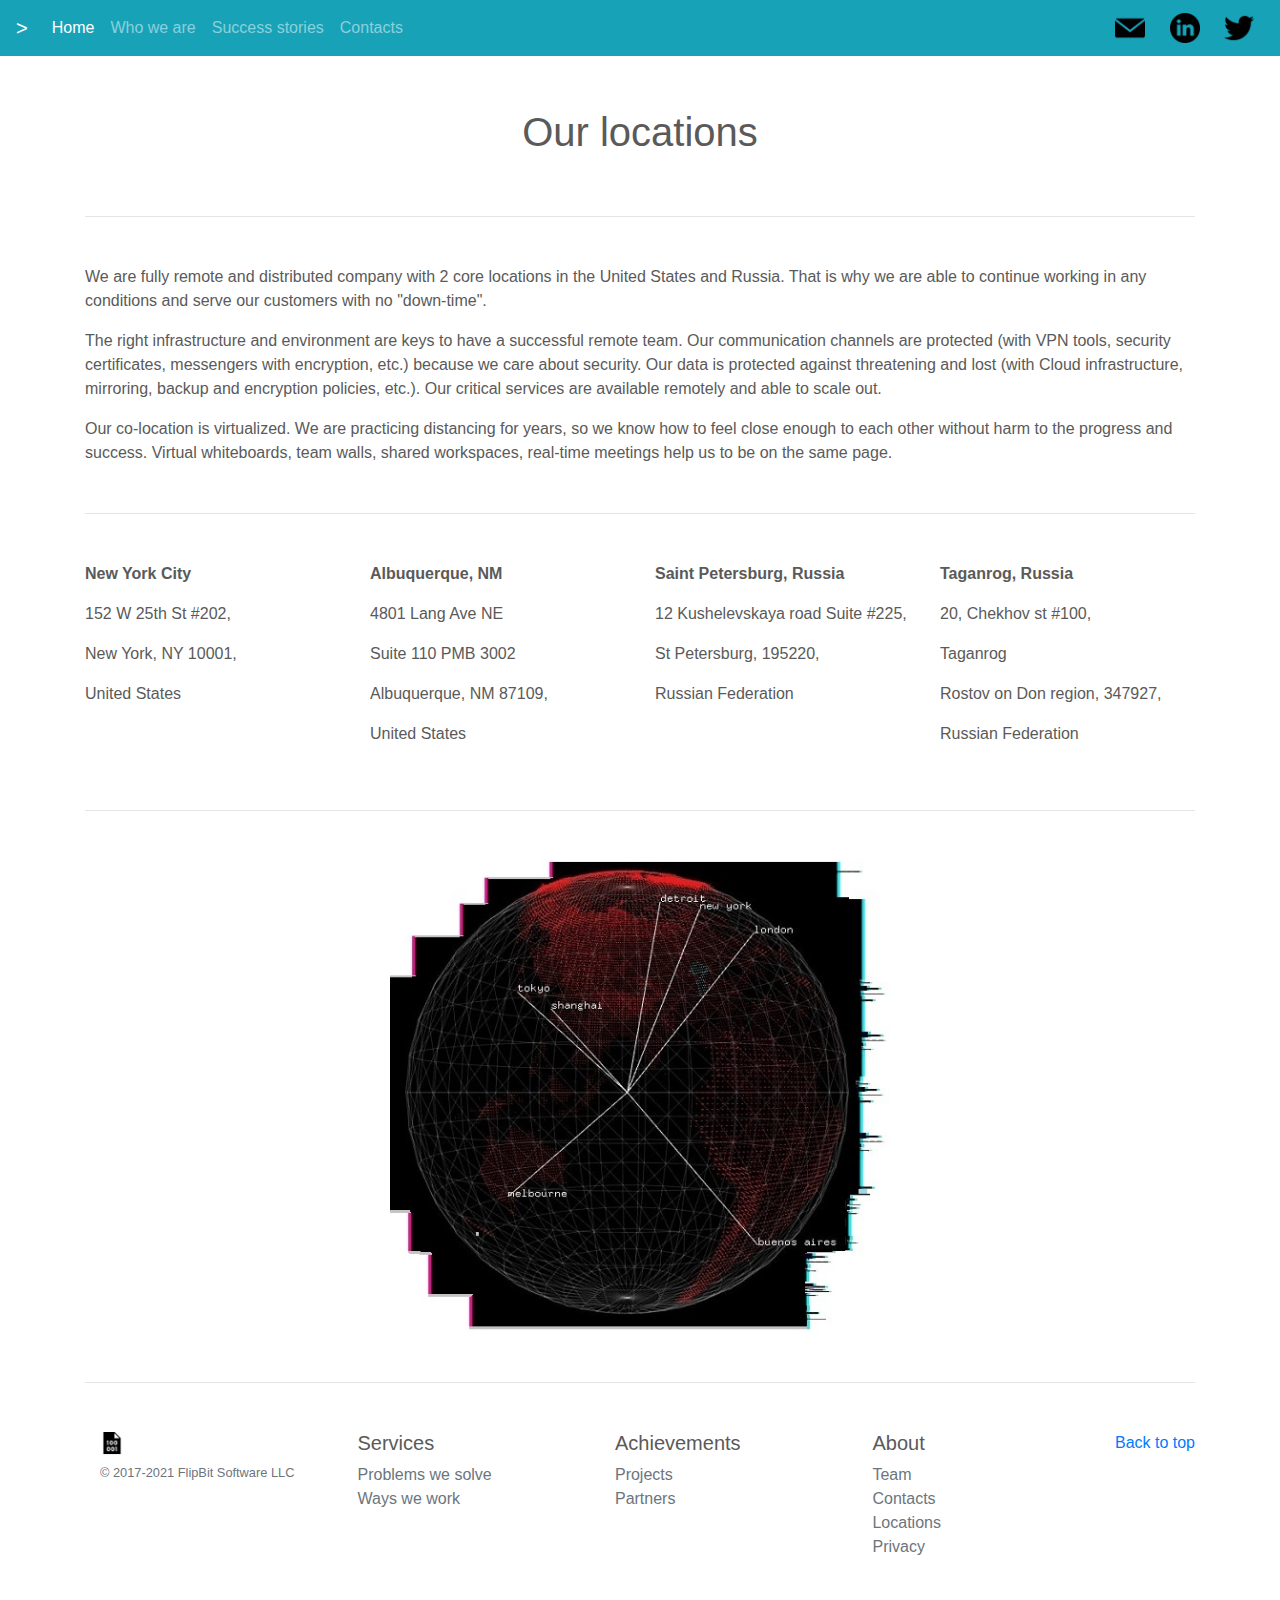
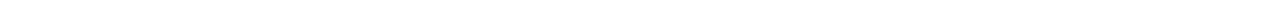
<file: locations.html>
<!doctype html>
<html lang="en">
    <head>
        <meta charset="utf-8">
        <link rel="icon" href="images/favicon.png">
        <meta name="viewport" content="width=device-width, initial-scale=1, shrink-to-fit=no">
        <meta name="description" content="">
        <meta name="author" content="TacTicA Professional Services LLC">
        <title>FlipBit Software LLC</title>
        <link href="css/bootstrap.css" rel="stylesheet">

        <style>
.bd-placeholder-img {
font-size: 1.125rem;
text-anchor: middle;
-webkit-user-select: none;
-moz-user-select: none;
-ms-user-select: none;
user-select: none;
}

@media (min-width: 768px) {
.bd-placeholder-img-lg {
  font-size: 3.5rem;
}
}
        </style>
        <!-- Custom styles for this template -->
        <link href="carousel.css" rel="stylesheet">
        <!-- Global site tag (gtag.js) - Google Analytics -->
        <script async src="https://www.googletagmanager.com/gtag/js?id=UA-170630444-1"></script>
        <script>
          window.dataLayer = window.dataLayer || [];
          function gtag(){dataLayer.push(arguments);}
          gtag('js', new Date());

          gtag('config', 'UA-170630444-1');
        </script>
    </head>
    <body>
        <header>
            <nav class="navbar navbar-expand-md navbar-dark fixed-top bg-info">
                <a class="navbar-brand" href="#">></a>
                <button class="navbar-toggler" type="button" data-toggle="collapse" data-target="#navbarCollapse" aria-controls="navbarCollapse" aria-expanded="false" aria-label="Toggle navigation">
                    <span class="navbar-toggler-icon"></span>
                </button>
                <div class="collapse navbar-collapse" id="navbarCollapse">
                    <ul class="navbar-nav mr-auto">
                        <li class="nav-item active">
                            <a class="nav-link" href="index.html">Home <span class="sr-only">(current)</span></a>
                        </li>
                        <li class="nav-item">
                            <a class="nav-link" href="team.html">Who we are</a>
                        </li>
                        <li class="nav-item">
                            <a class="nav-link" href="projects.html">Success stories</a>
                        </li>
                        <li class="nav-item">
                            <a class="nav-link" href="contacts.html">Contacts</a>
                        </li>
                    </ul>
                    <form class="form-inline mt-2 mt-md-0">
                        <div class="">
                            <a href="contacts.html" class="navbar-social" target="_blank" title="">
                                <img src="images/email.png" width="30" height="30" />
                            </a>
                            <a href="https://www.linkedin.com/company/flipbit-software/" class="navbar-social" target="_blank" title="">
                                <img src="images/linkedin.png" width="30" height="30" />
                            </a>
                            <a href="https://twitter.com/flipbitsoftware" class="navbar-social" target="_blank" title="">
                                <img src="images/twitter.png" width="30" height="30" />
                            </a>
                        </div>
                    </form>
                </div>
            </nav>
        </header>

        <main role="main">
            <div class="container marketing">
                <!-- START THE FEATURETTES -->

                <h1 class="legal-heading">Our locations</h1>

                <hr class="featurette-divider">
                
                <p>We are fully remote and distributed company with 2 core locations in the United States and Russia. That is why we are able to continue working in any conditions and serve our customers with no "down-time".</p>
                <p>The right infrastructure and environment are keys to have a successful remote team. Our communication channels are protected (with VPN tools, security certificates, messengers with encryption, etc.) because we care about security. Our data is protected against threatening and lost (with Cloud infrastructure, mirroring, backup and encryption policies, etc.). Our critical services are available remotely and able to scale out.</p>
                <p>Our co-location is virtualized. We are practicing distancing for years, so we know how to feel close enough to each other without harm to the progress and success. Virtual whiteboards, team walls, shared workspaces, real-time meetings help us to be on the same page.</p>
                
                <hr class="featurette-divider">
                
                <div class="row featurette">
                    <div class="col-12 col-md">
                        <p class=""><b>New York City</b></p>
                        <p>152 W 25th St #202,</p>
                        <p>New York, NY 10001,</p>
                        <p>United States</p>
                    </div>
                    <div class="col-3 col-md">
                        <p class=""><b>Albuquerque, NM</b></p>
                        <p>4801 Lang Ave NE</p>
                        <p>Suite 110 PMB 3002</p>
                        <p>Albuquerque, NM 87109,</p>
                        <p>United States</p>
                    </div>
                    <div class="col-3 col-md">
                        <p class=""><b>Saint Petersburg, Russia</b></p>
                        <p>12 Kushelevskaya road Suite #225,</p>
                        <p>St Petersburg, 195220,</p>
                        <p>Russian Federation</p>
                    </div>
                    <div class="col-3 col-md">
                        <p class=""><b>Taganrog, Russia</b></p>
                        <p>20, Chekhov st #100,</p>
                        <p>Taganrog</p>
                        <p>Rostov on Don region, 347927,</p>
                        <p>Russian Federation</p>
                    </div>
                </div>
                
                <hr class="featurette-divider">
                
                <div class="row featurette">
                    <img class="featurette-image img-fluid mx-auto d-block" src="images/earthShape.jpg" width="500" height="500" />
                </div>
                
                <hr class="featurette-divider">
                <!-- /END THE FEATURETTES -->

            </div><!-- /.container -->
            
            <!-- FOOTER -->
            <footer class="container">
                <p class="float-right"><a href="#">Back to top</a></p>
                <div class="row">
                    <div class="col-12 col-md">
                        <img class="mb-2" src="images/favicon.png" alt="" width="24" height="24">
                        <small class="d-block mb-3 text-muted">&copy; 2017-2021 FlipBit Software LLC </small>
                    </div>
                    <div class="col-6 col-md">
                        <h5>Services</h5>
                        <ul class="list-unstyled text-small">
                            <li><a class="text-muted" href="team.html#problemswesolve">Problems we solve</a></li>
                            <li><a class="text-muted" href="team.html#wayswework">Ways we work</a></li>
                        </ul>
                    </div>
                    <div class="col-6 col-md">
                        <h5>Achievements</h5>
                        <ul class="list-unstyled text-small">
                            <li><a class="text-muted" href="projects.html">Projects</a></li>
                            <li><a class="text-muted" href="partners.html">Partners</a></li>
                        </ul>
                    </div>
                    <div class="col-6 col-md">
                    <h5>About</h5>
                        <ul class="list-unstyled text-small">
                            <li><a class="text-muted" href="team.html">Team</a></li>
                            <li><a class="text-muted" href="contacts.html">Contacts</a></li>
                            <li><a class="text-muted" href="locations.html">Locations</a></li>
                            <li><a class="text-muted" href="privacy.html">Privacy</a></li>
                        </ul>
                    </div>
                </div>
            </footer>
        </main>
        <script src="https://code.jquery.com/jquery-3.5.1.slim.min.js" integrity="sha384-DfXdz2htPH0lsSSs5nCTpuj/zy4C+OGpamoFVy38MVBnE+IbbVYUew+OrCXaRkfj" crossorigin="anonymous"></script>
        <script src="js/bootstrap.bundle.js"></script>
    </body>
</html>
</file>
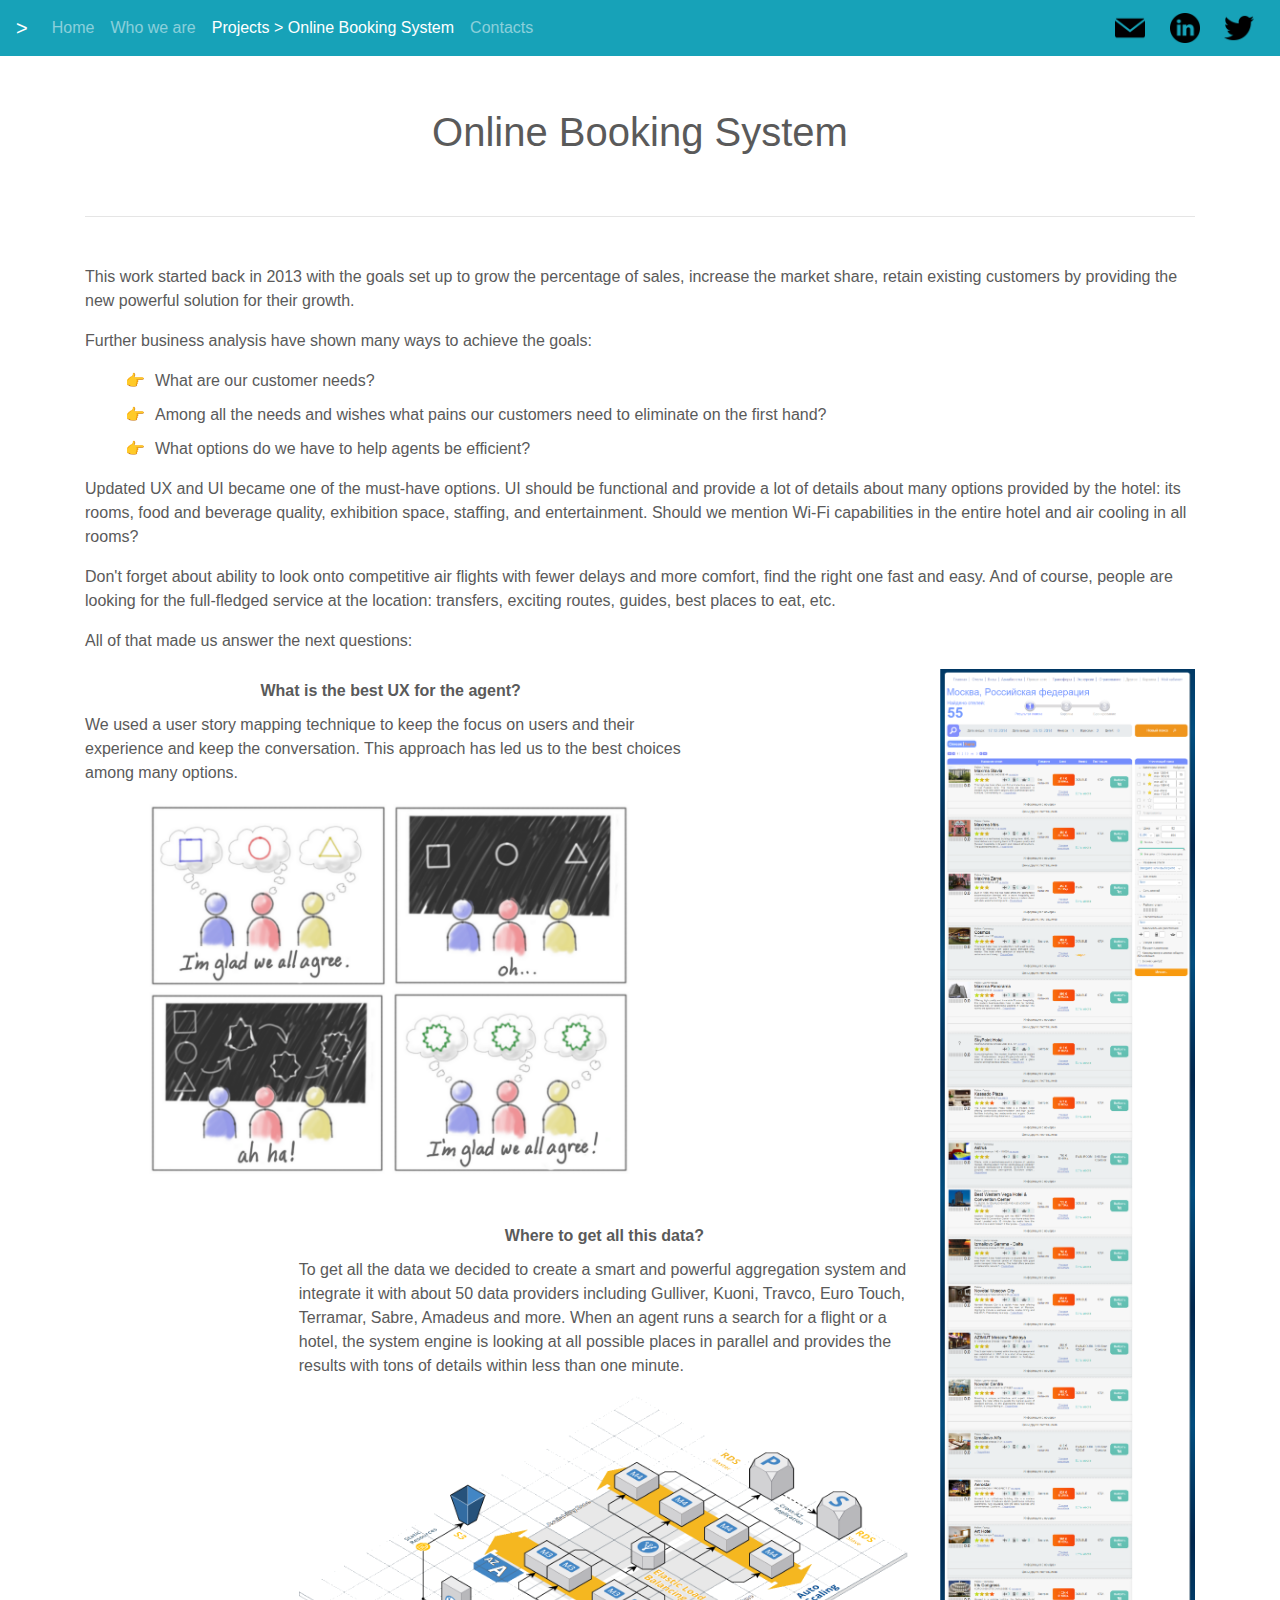
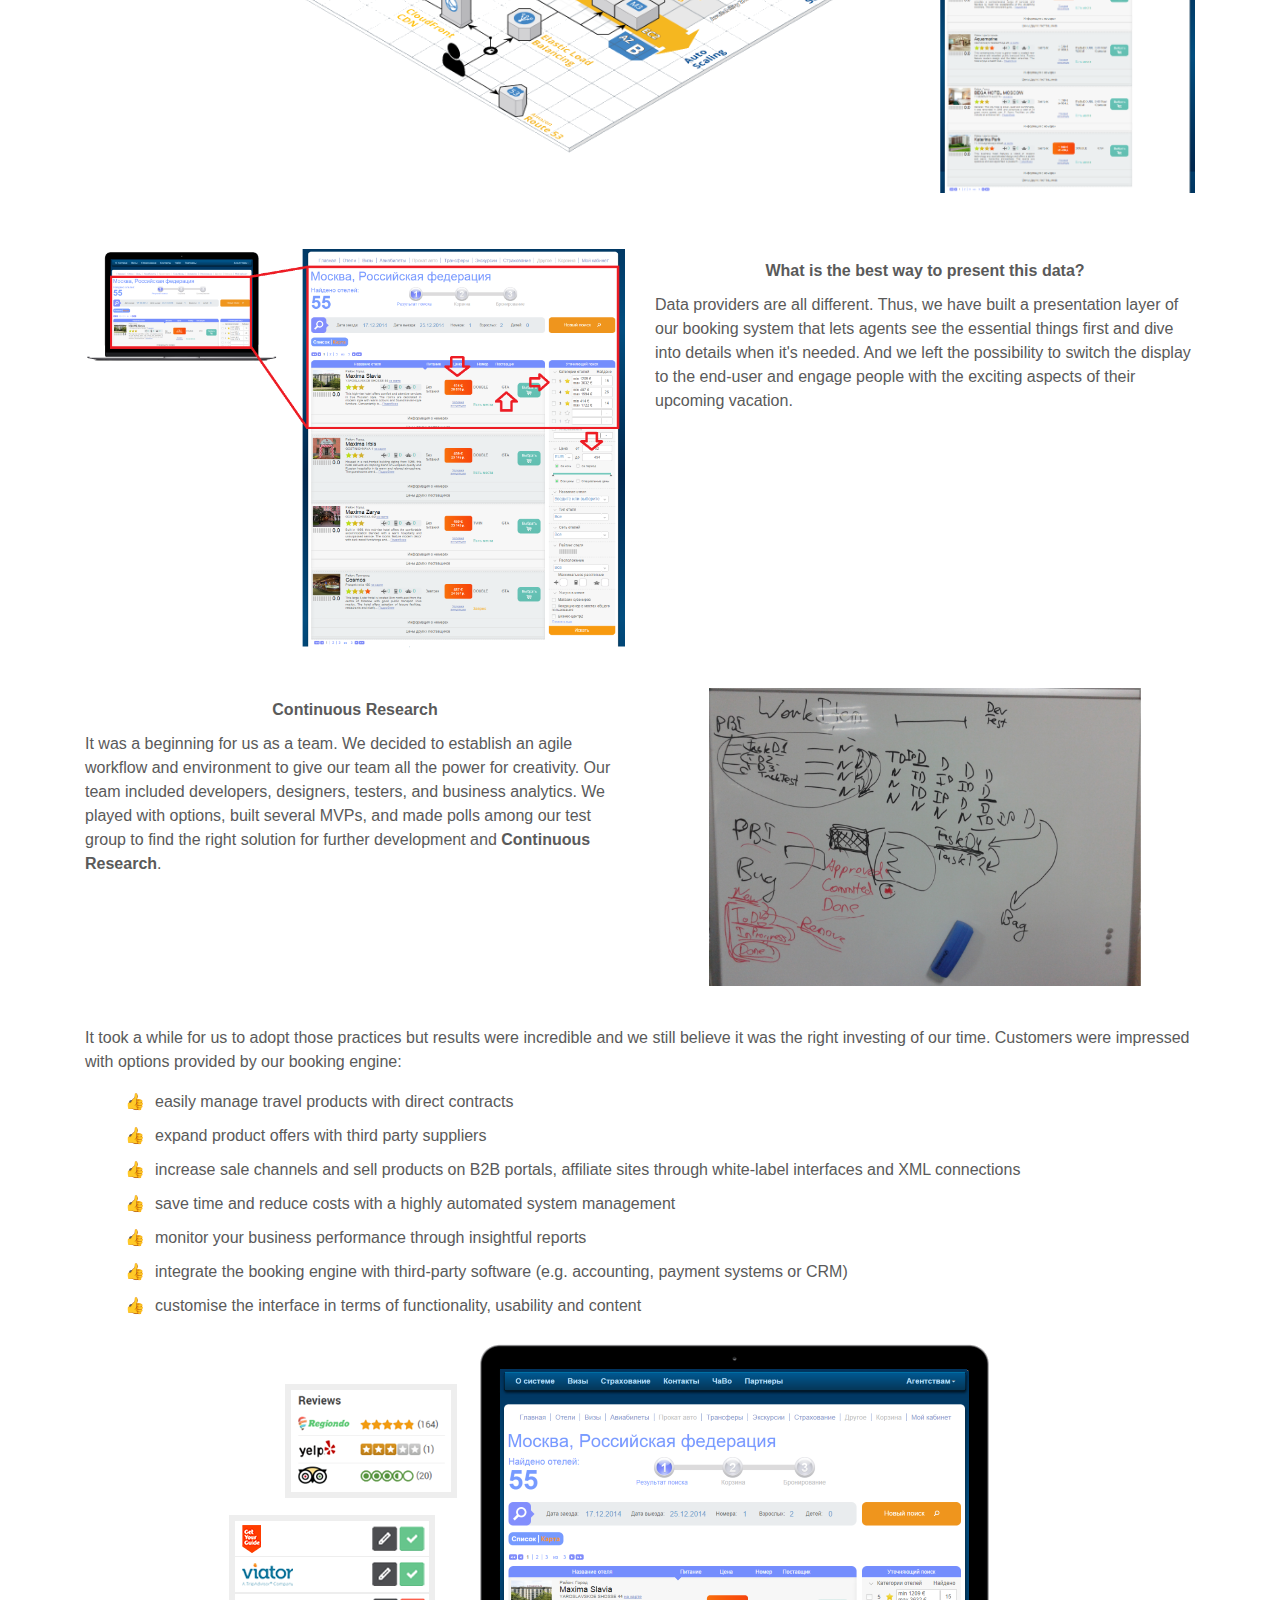
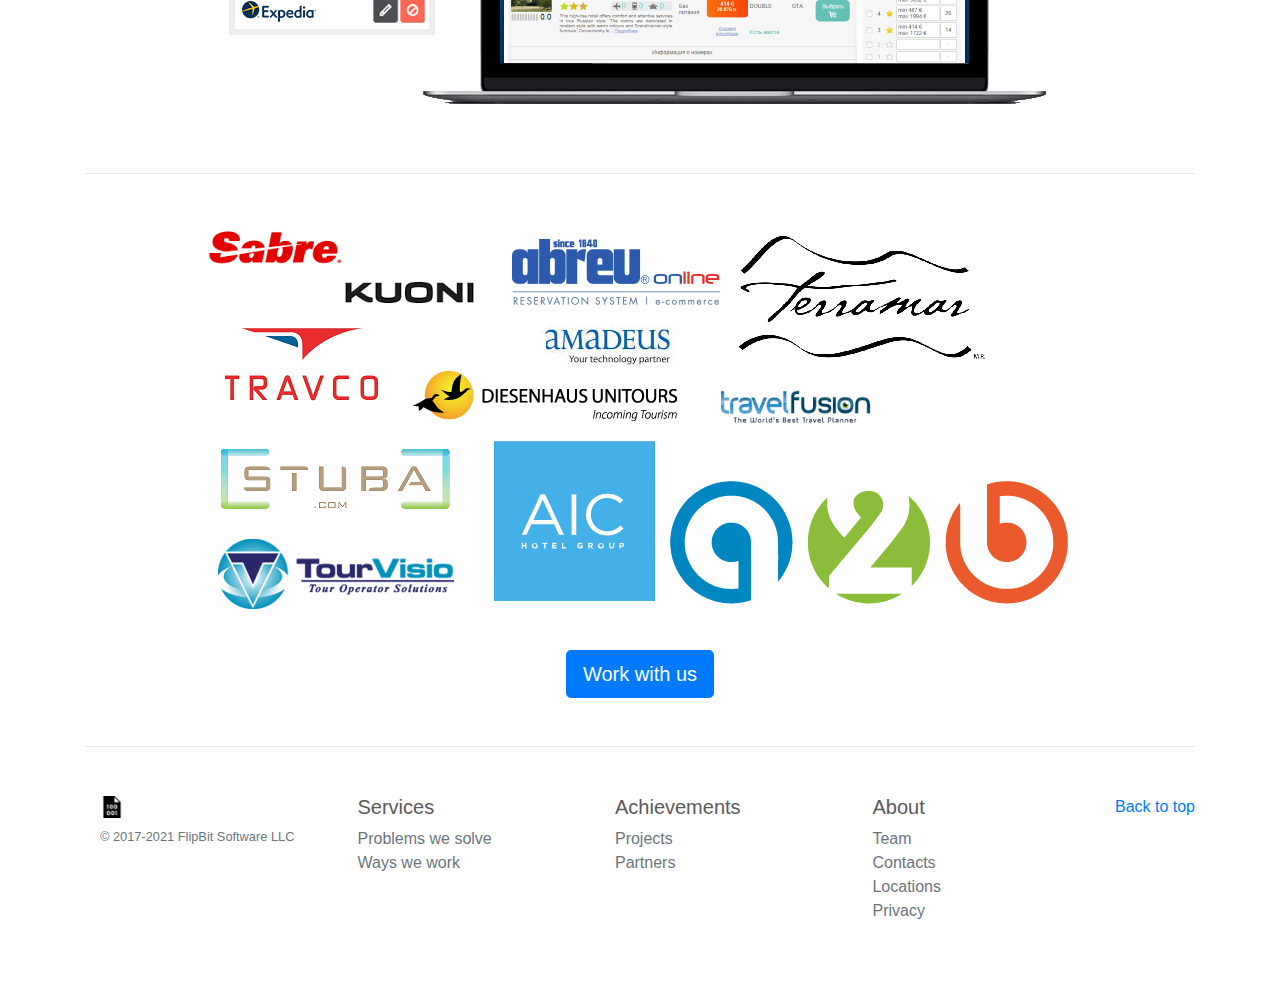
<file: online-booking-system.html>
<!doctype html>
<html lang="en">
    <head>
        <meta charset="utf-8">
        <link rel="icon" href="images/favicon.png">
        <meta name="viewport" content="width=device-width, initial-scale=1, shrink-to-fit=no">
        <meta name="description" content="">
        <meta name="author" content="TacTicA Professional Services LLC">
        <title>FlipBit Software LLC</title>
        <link href="css/bootstrap.css" rel="stylesheet">

        <script src="https://code.jquery.com/jquery-3.5.1.slim.min.js" integrity="sha384-DfXdz2htPH0lsSSs5nCTpuj/zy4C+OGpamoFVy38MVBnE+IbbVYUew+OrCXaRkfj" crossorigin="anonymous"></script>
        <script src="js/bootstrap.bundle.js"></script>
        <style>
.bd-placeholder-img {
font-size: 1.125rem;
text-anchor: middle;
-webkit-user-select: none;
-moz-user-select: none;
-ms-user-select: none;
user-select: none;
}

@media (min-width: 768px) {
.bd-placeholder-img-lg {
  font-size: 3.5rem;
}
}
        </style>
        <!-- Custom styles for this template -->
        <link href="carousel.css" rel="stylesheet">
        <!-- Global site tag (gtag.js) - Google Analytics -->
        <script async src="https://www.googletagmanager.com/gtag/js?id=UA-170630444-1"></script>
        <script>
          window.dataLayer = window.dataLayer || [];
          function gtag(){dataLayer.push(arguments);}
          gtag('js', new Date());

          gtag('config', 'UA-170630444-1');
        </script>
    </head>
    <body>
        <header>
            <nav class="navbar navbar-expand-md navbar-dark fixed-top bg-info">
                <a class="navbar-brand" href="#">></a>
                <button class="navbar-toggler" type="button" data-toggle="collapse" data-target="#navbarCollapse" aria-controls="navbarCollapse" aria-expanded="false" aria-label="Toggle navigation">
                    <span class="navbar-toggler-icon"></span>
                </button>
                <div class="collapse navbar-collapse" id="navbarCollapse">
                    <ul class="navbar-nav mr-auto">
                        <li class="nav-item">
                            <a class="nav-link" href="index.html">Home</a>
                        </li>
                        <li class="nav-item">
                            <a class="nav-link" href="team.html">Who we are</a>
                        </li>
                        <li class="nav-item active">
                            <a class="nav-link" href="projects.html">Projects <span class="sr-only">(current)</span> > Online Booking System</a>
                        </li>
                        <li class="nav-item">
                            <a class="nav-link" href="contacts.html">Contacts</a>
                        </li>
                    </ul>
                    <form class="form-inline mt-2 mt-md-0">
                        <div class="">
                            <a href="contacts.html" class="navbar-social" target="_blank" title="">
                                <img src="images/email.png" width="30" height="30" />
                            </a>
                            <a href="https://www.linkedin.com/company/flipbit-software/" class="navbar-social" target="_blank" title="">
                                <img src="images/linkedin.png" width="30" height="30" />
                            </a>
                            <a href="https://twitter.com/flipbitsoftware" class="navbar-social" target="_blank" title="">
                                <img src="images/twitter.png" width="30" height="30" />
                            </a>
                        </div>
                    </form>
                </div>
            </nav>
        </header>

        <main role="main">
            <div class="container marketing">
                <!-- START THE FEATURETTES -->

                <h1 class="legal-heading">Online Booking System</h1>

                <hr class="featurette-divider">
                
                <p class="">This work started back in 2013 with the goals set up to grow the percentage of sales, increase the market share, retain existing customers by providing the new powerful solution for their growth.</p>
                <p class="">Further business analysis have shown many ways to achieve the goals:</p>
                <ul id="b2b-goals">
                    <li class="">What are our customer needs?</li>
                    <li class="">Among all the needs and wishes what pains our customers need to eliminate on the first hand?</li>
                    <li class="">What options do we have to help agents be efficient?</li>
                </ul>
                <p class="">Updated UX and UI became one of the must-have options. UI should be functional and provide a lot of details about many options provided by the hotel: its rooms,
                food and beverage quality, exhibition space, staffing, and entertainment. Should we mention Wi-Fi capabilities in the entire hotel and air cooling in all rooms?</p>
                <p class="">Don't forget about ability to look onto competitive air flights with fewer delays and more comfort, find the right one fast and easy. And of course, people are looking for
                the full-fledged service at the location: transfers, exciting routes, guides, best places to eat, etc.</p>
                <p class="">All of that made us answer the next questions:</p>
                <div class="row featurette">
                    <div class="col-9">
                        <div class="row featurette">
                            <div class="col-9">
                                <p class="heading"><b>What is the best UX for the agent?</b></p>
                                <p>We used a user story mapping technique to keep the focus on users and their experience and keep the conversation. This approach has led us to the best choices among many options.</p>
                                
                                <div class="centered">
                                    <img class="" src="images/user-story-mapping-different-views.png" width="80%" height="80%" />
                                </div>
                            </div>
                            <div class="col-3">
                            </div>
                        </div>
                        <p>&nbsp;</p>
                        <div class="row featurette">
                            <div class="col-3">
                            </div>
                            <div class="col-9">
                                <p class="heading"><b>Where to get all this data?</b></p>
                                <p>To get all the data we decided to create a smart and powerful aggregation system and integrate it with about 50 data providers including Gulliver, Kuoni, Travco, Euro Touch, Terramar, Sabre, Amadeus and more.
                                When an agent runs a search for a flight or a hotel, the system engine is looking at all possible places in parallel and provides the results with tons of details within less than one minute.</p>                        
                                <div class="centered">
                                    <img class="" src="images/architecture.png" width="100%" height="100%" />
                                </div>
                            </div>
                        </div>
                    </div>
                    <div class="col-3">
                         <p class="centered"><img class="centered" src="images/b2b1.png" width="100%"  />
                    </div>
                </div>
                <p>&nbsp;</p>
                <div class="row featurette">
                    <div class="col-6">
                       <div class="centered">
                           <img class="" src="images/b2b2.png" width="100%" height="100%" />
                       </div>
                    </div>
                    <div class="col-6">
                        <p class="heading"><b>What is the best way to present this data?</b></p>
                        <p>Data providers are all different. Thus, we have built a presentation layer of our booking system that lets agents see the essential things first and dive into details when it's needed. And we left the possibility to switch the display to the end-user and engage people with the exciting aspects of their upcoming vacation.</p>
                    </div>
                </div>
                <p>&nbsp;</p>
                <div class="row featurette">
                    <div class="col-6">
                        <p class="heading"><b>Continuous Research</b></p>
                        <p class="">It was a beginning for us as a team. We decided to establish an agile workflow and environment to give our team all the power for creativity. Our team included developers, designers, testers, and business analytics. We played with options, built several MVPs, and made polls among our test group to find the right solution for further development and <b>Continuous Research</b>.</p>

                    </div>
                    <div class="col-6">
                        <div class="centered">
                            <img class="" src="images/process.jpg" width="80%" height="80%" />
                        </div>
                    </div>
                </div>
                <p class="">&nbsp;</p>
                <p class="">It took a while for us to adopt those practices but results were incredible and we still believe it was the right investing of our time.
 Customers were impressed with options provided by our booking engine:</p>
                <ul id="b2b-achievements">
                    <li class="">easily manage travel products with direct contracts</li>                
                    <li class="">expand product offers with third party suppliers</li>
                    <li class="">increase sale channels and sell products on B2B portals, affiliate sites through white-label interfaces and XML connections</li>
                    <li class="">save time and reduce costs with a highly automated system management</li>
                    <li class="">monitor your business performance through insightful reports</li>
                    <li class="">integrate the booking engine with third-party software (e.g. accounting, payment systems or CRM)</li>
                    <li class="">customise the interface in terms of functionality, usability and content</li>
                </ul>
                
                <p class="centered"><img class="centered" src="images/b2b.png" /></p>   
                
                <hr class="featurette-divider">

                <p class="lead med-heading"></p>
                
                <p class="centered"><img class="centered" src="images/b2b_partners.png" /></p>    
                
                <div class="centered contacts-phone"><a class="btn btn-lg btn-primary" href="contacts.html" role="button">Work with us</a></div>
                
                <hr class="featurette-divider">
                
                <!-- /END THE FEATURETTES -->

            </div><!-- /.container -->
            
            <!-- FOOTER -->
            <footer class="container">
                <p class="float-right"><a href="#">Back to top</a></p>
                <div class="row">
                    <div class="col-12 col-md">
                        <img class="mb-2" src="images/favicon.png" alt="" width="24" height="24">
                        <small class="d-block mb-3 text-muted">&copy; 2017-2021 FlipBit Software LLC </small>
                    </div>
                    <div class="col-6 col-md">
                        <h5>Services</h5>
                        <ul class="list-unstyled text-small">
                            <li><a class="text-muted" href="team.html#problemswesolve">Problems we solve</a></li>
                            <li><a class="text-muted" href="team.html#wayswework">Ways we work</a></li>
                        </ul>
                    </div>
                    <div class="col-6 col-md">
                        <h5>Achievements</h5>
                        <ul class="list-unstyled text-small">
                            <li><a class="text-muted" href="projects.html">Projects</a></li>
                            <li><a class="text-muted" href="partners.html">Partners</a></li>
                        </ul>
                    </div>
                    <div class="col-6 col-md">
                    <h5>About</h5>
                        <ul class="list-unstyled text-small">
                            <li><a class="text-muted" href="team.html">Team</a></li>
                            <li><a class="text-muted" href="contacts.html">Contacts</a></li>
                            <li><a class="text-muted" href="locations.html">Locations</a></li>
                            <li><a class="text-muted" href="privacy.html">Privacy</a></li>
                        </ul>
                    </div>
                </div>
            </footer>
        </main>
    </body>
</html>
</file>
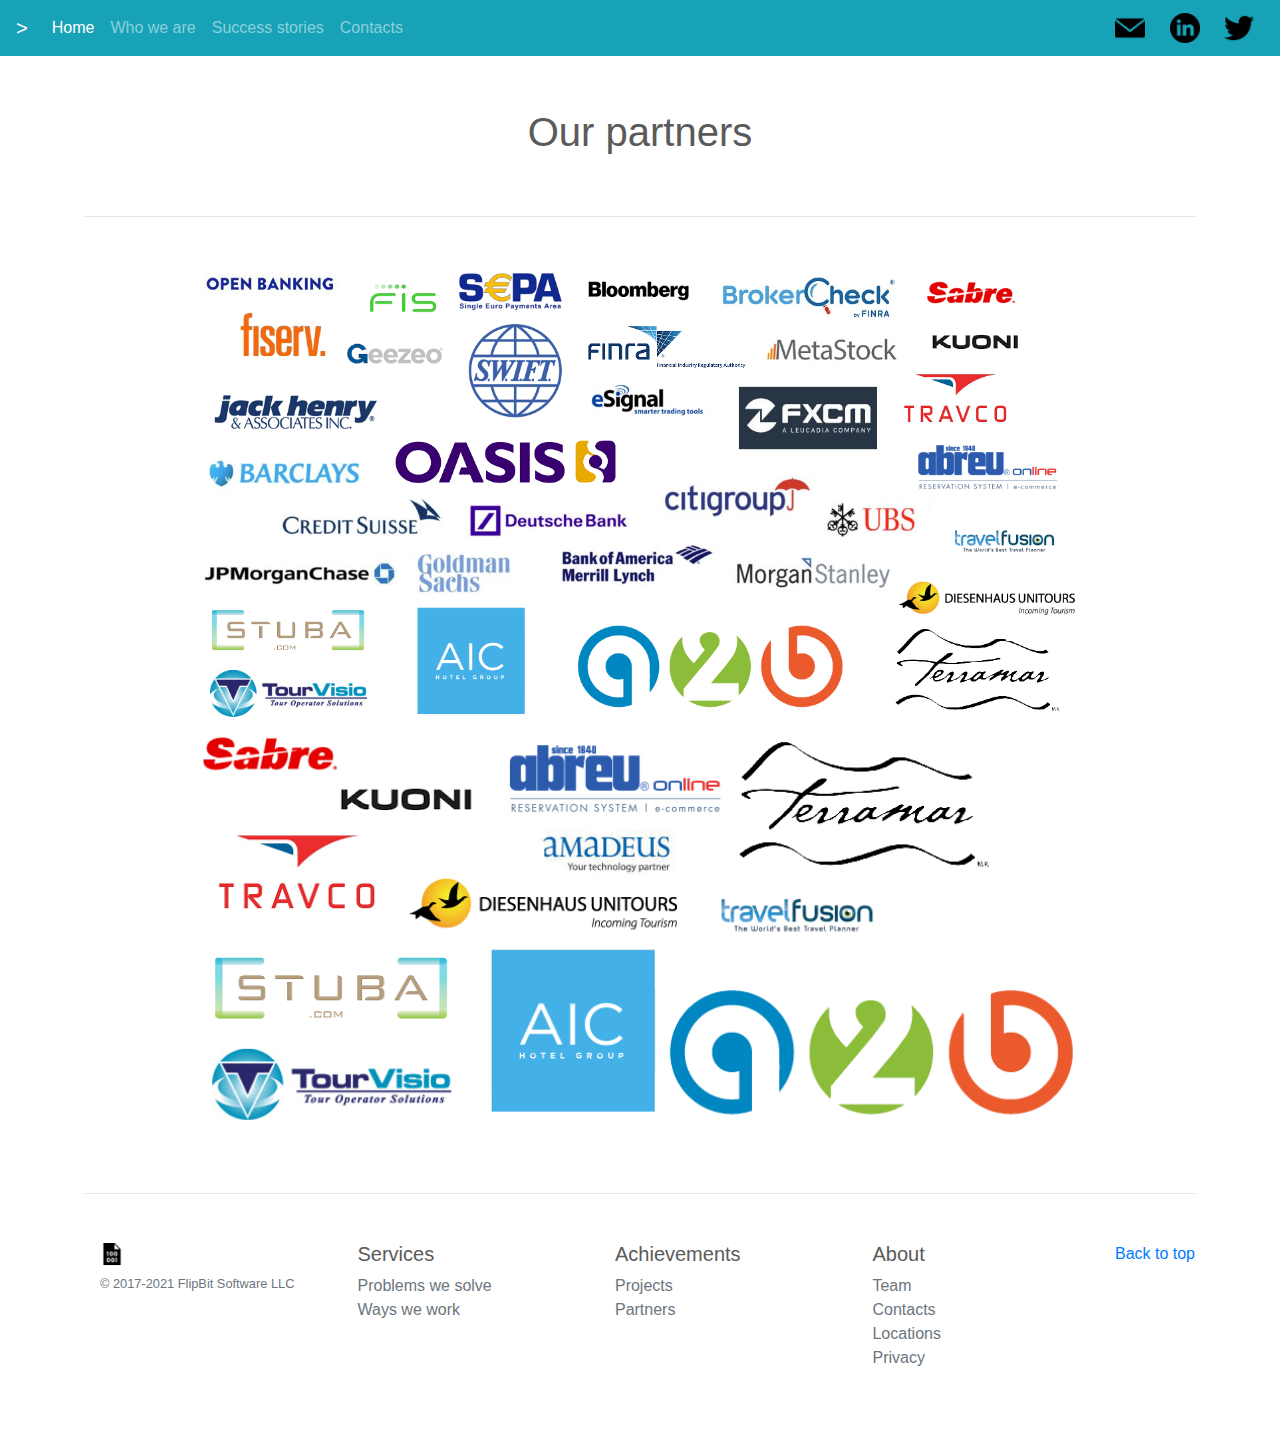
<file: partners.html>
<!doctype html>
<html lang="en">
    <head>
        <meta charset="utf-8">
        <link rel="icon" href="images/favicon.png">
        <meta name="viewport" content="width=device-width, initial-scale=1, shrink-to-fit=no">
        <meta name="description" content="">
        <meta name="author" content="TacTicA Professional Services LLC">
        <title>FlipBit Software LLC</title>
        <link href="css/bootstrap.css" rel="stylesheet">

        <style>
.bd-placeholder-img {
font-size: 1.125rem;
text-anchor: middle;
-webkit-user-select: none;
-moz-user-select: none;
-ms-user-select: none;
user-select: none;
}

@media (min-width: 768px) {
.bd-placeholder-img-lg {
  font-size: 3.5rem;
}
}
        </style>
        <!-- Custom styles for this template -->
        <link href="carousel.css" rel="stylesheet">
        <!-- Global site tag (gtag.js) - Google Analytics -->
        <script async src="https://www.googletagmanager.com/gtag/js?id=UA-170630444-1"></script>
        <script>
          window.dataLayer = window.dataLayer || [];
          function gtag(){dataLayer.push(arguments);}
          gtag('js', new Date());

          gtag('config', 'UA-170630444-1');
        </script>
    </head>
    <body>
        <header>
            <nav class="navbar navbar-expand-md navbar-dark fixed-top bg-info">
                <a class="navbar-brand" href="#">></a>
                <button class="navbar-toggler" type="button" data-toggle="collapse" data-target="#navbarCollapse" aria-controls="navbarCollapse" aria-expanded="false" aria-label="Toggle navigation">
                    <span class="navbar-toggler-icon"></span>
                </button>
                <div class="collapse navbar-collapse" id="navbarCollapse">
                    <ul class="navbar-nav mr-auto">
                        <li class="nav-item active">
                            <a class="nav-link" href="index.html">Home <span class="sr-only">(current)</span></a>
                        </li>
                        <li class="nav-item">
                            <a class="nav-link" href="team.html">Who we are</a>
                        </li>
                        <li class="nav-item">
                            <a class="nav-link" href="projects.html">Success stories</a>
                        </li>
                        <li class="nav-item">
                            <a class="nav-link" href="contacts.html">Contacts</a>
                        </li>
                    </ul>
                    <form class="form-inline mt-2 mt-md-0">
                        <div class="">
                            <a href="contacts.html" class="navbar-social" target="_blank" title="">
                                <img src="images/email.png" width="30" height="30" />
                            </a>
                            <a href="https://www.linkedin.com/company/flipbit-software/" class="navbar-social" target="_blank" title="">
                                <img src="images/linkedin.png" width="30" height="30" />
                            </a>
                            <a href="https://twitter.com/flipbitsoftware" class="navbar-social" target="_blank" title="">
                                <img src="images/twitter.png" width="30" height="30" />
                            </a>
                        </div>
                    </form>
                </div>
            </nav>
        </header>
        <main role="main">
            <div class="container marketing">
                <!-- START THE FEATURETTES -->

                <h1 class="legal-heading">Our partners</h1>

                <hr class="featurette-divider">
                
                <div class="centered">
                    <img class="centered" src="images/partners_cloud.png" width="80%" height="80%" />
                </div>
                
                <div class="centered">
                    <img class="centered" src="images/b2b_partners.png" width="80%" height="80%" />
                </div>
                
                <hr class="featurette-divider">
                
                <!-- /END THE FEATURETTES -->

            </div><!-- /.container -->
            
            <!-- FOOTER -->
            <footer class="container">
                <p class="float-right"><a href="#">Back to top</a></p>
                <div class="row">
                    <div class="col-12 col-md">
                        <img class="mb-2" src="images/favicon.png" alt="" width="24" height="24">
                        <small class="d-block mb-3 text-muted">&copy; 2017-2021 FlipBit Software LLC </small>
                    </div>
                    <div class="col-6 col-md">
                        <h5>Services</h5>
                        <ul class="list-unstyled text-small">
                            <li><a class="text-muted" href="team.html#problemswesolve">Problems we solve</a></li>
                            <li><a class="text-muted" href="team.html#wayswework">Ways we work</a></li>
                        </ul>
                    </div>
                    <div class="col-6 col-md">
                        <h5>Achievements</h5>
                        <ul class="list-unstyled text-small">
                            <li><a class="text-muted" href="projects.html">Projects</a></li>
                            <li><a class="text-muted" href="partners.html">Partners</a></li>
                        </ul>
                    </div>
                    <div class="col-6 col-md">
                    <h5>About</h5>
                        <ul class="list-unstyled text-small">
                            <li><a class="text-muted" href="team.html">Team</a></li>
                            <li><a class="text-muted" href="contacts.html">Contacts</a></li>
                            <li><a class="text-muted" href="locations.html">Locations</a></li>
                            <li><a class="text-muted" href="privacy.html">Privacy</a></li>
                        </ul>
                    </div>
                </div>
            </footer>
        </main>
        <script src="https://code.jquery.com/jquery-3.5.1.slim.min.js" integrity="sha384-DfXdz2htPH0lsSSs5nCTpuj/zy4C+OGpamoFVy38MVBnE+IbbVYUew+OrCXaRkfj" crossorigin="anonymous"></script>
        <script src="js/bootstrap.bundle.js"></script>
    </body>
</html>
</file>
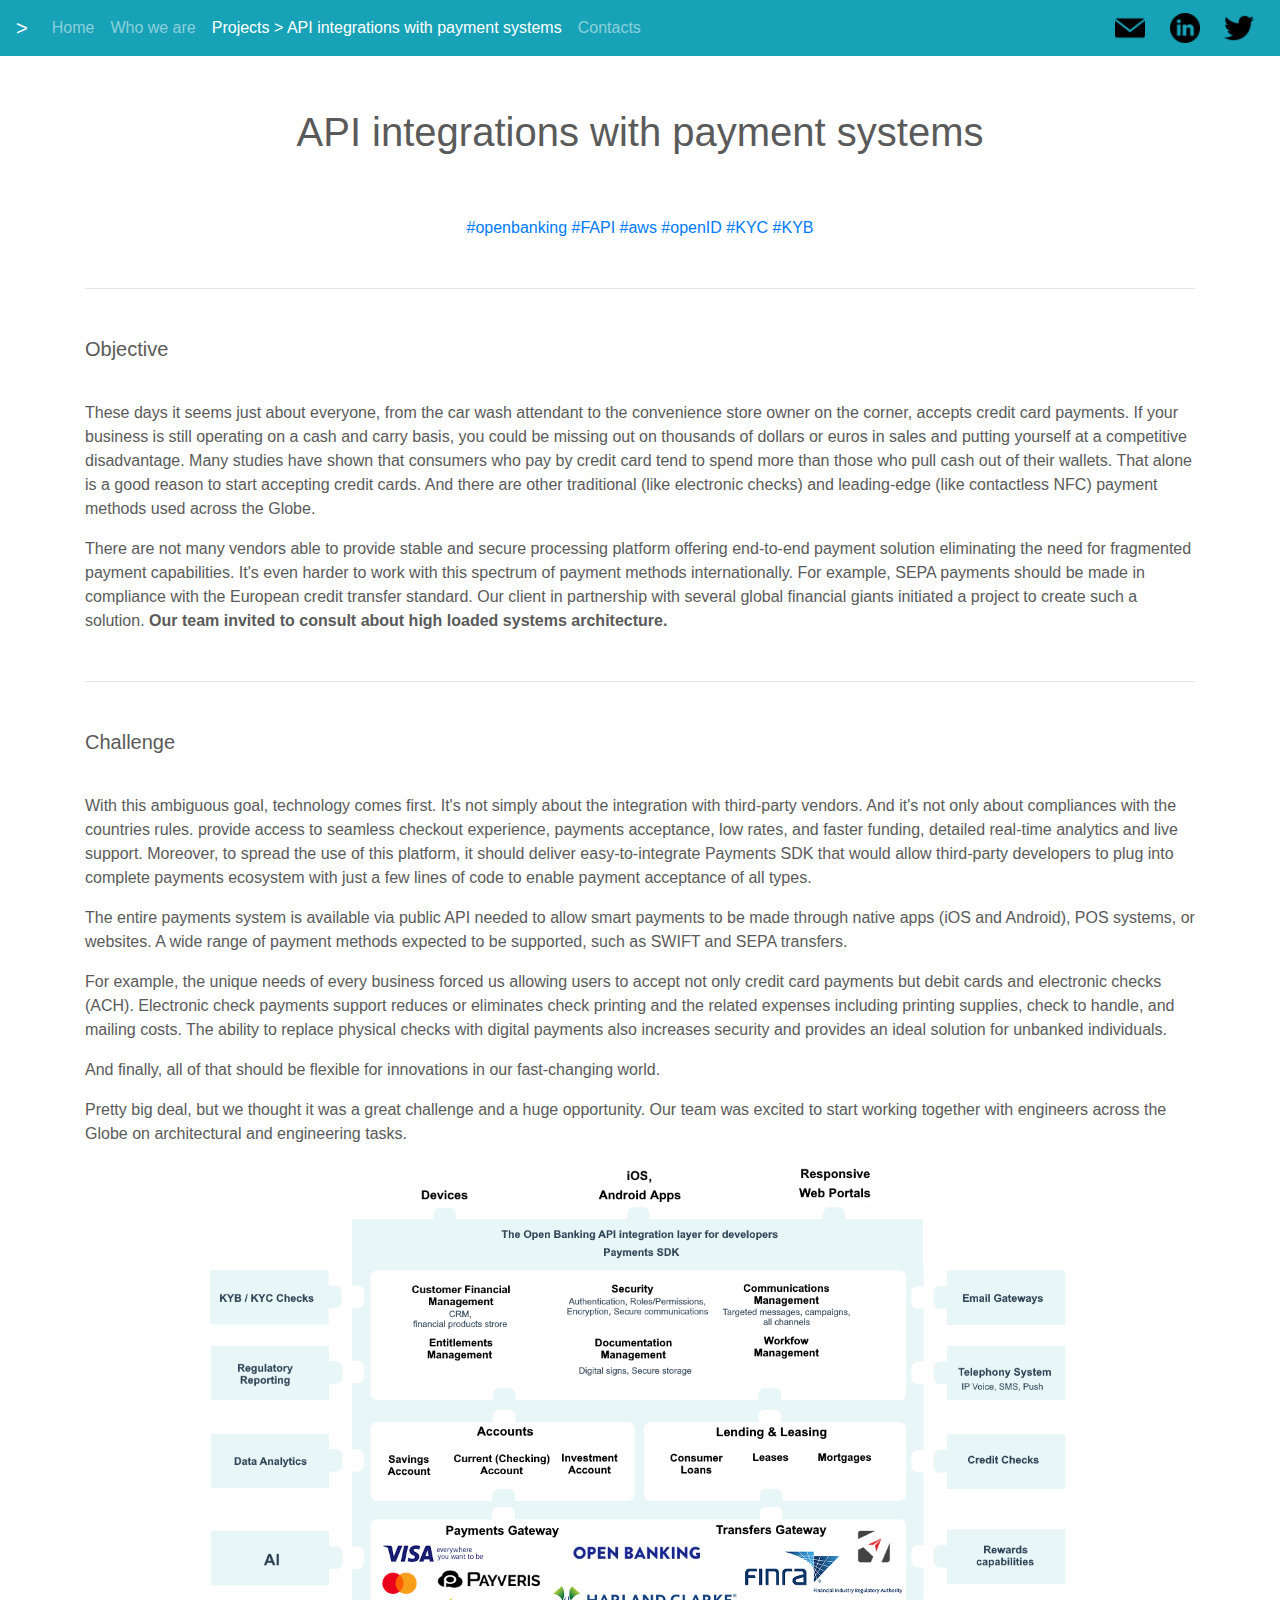
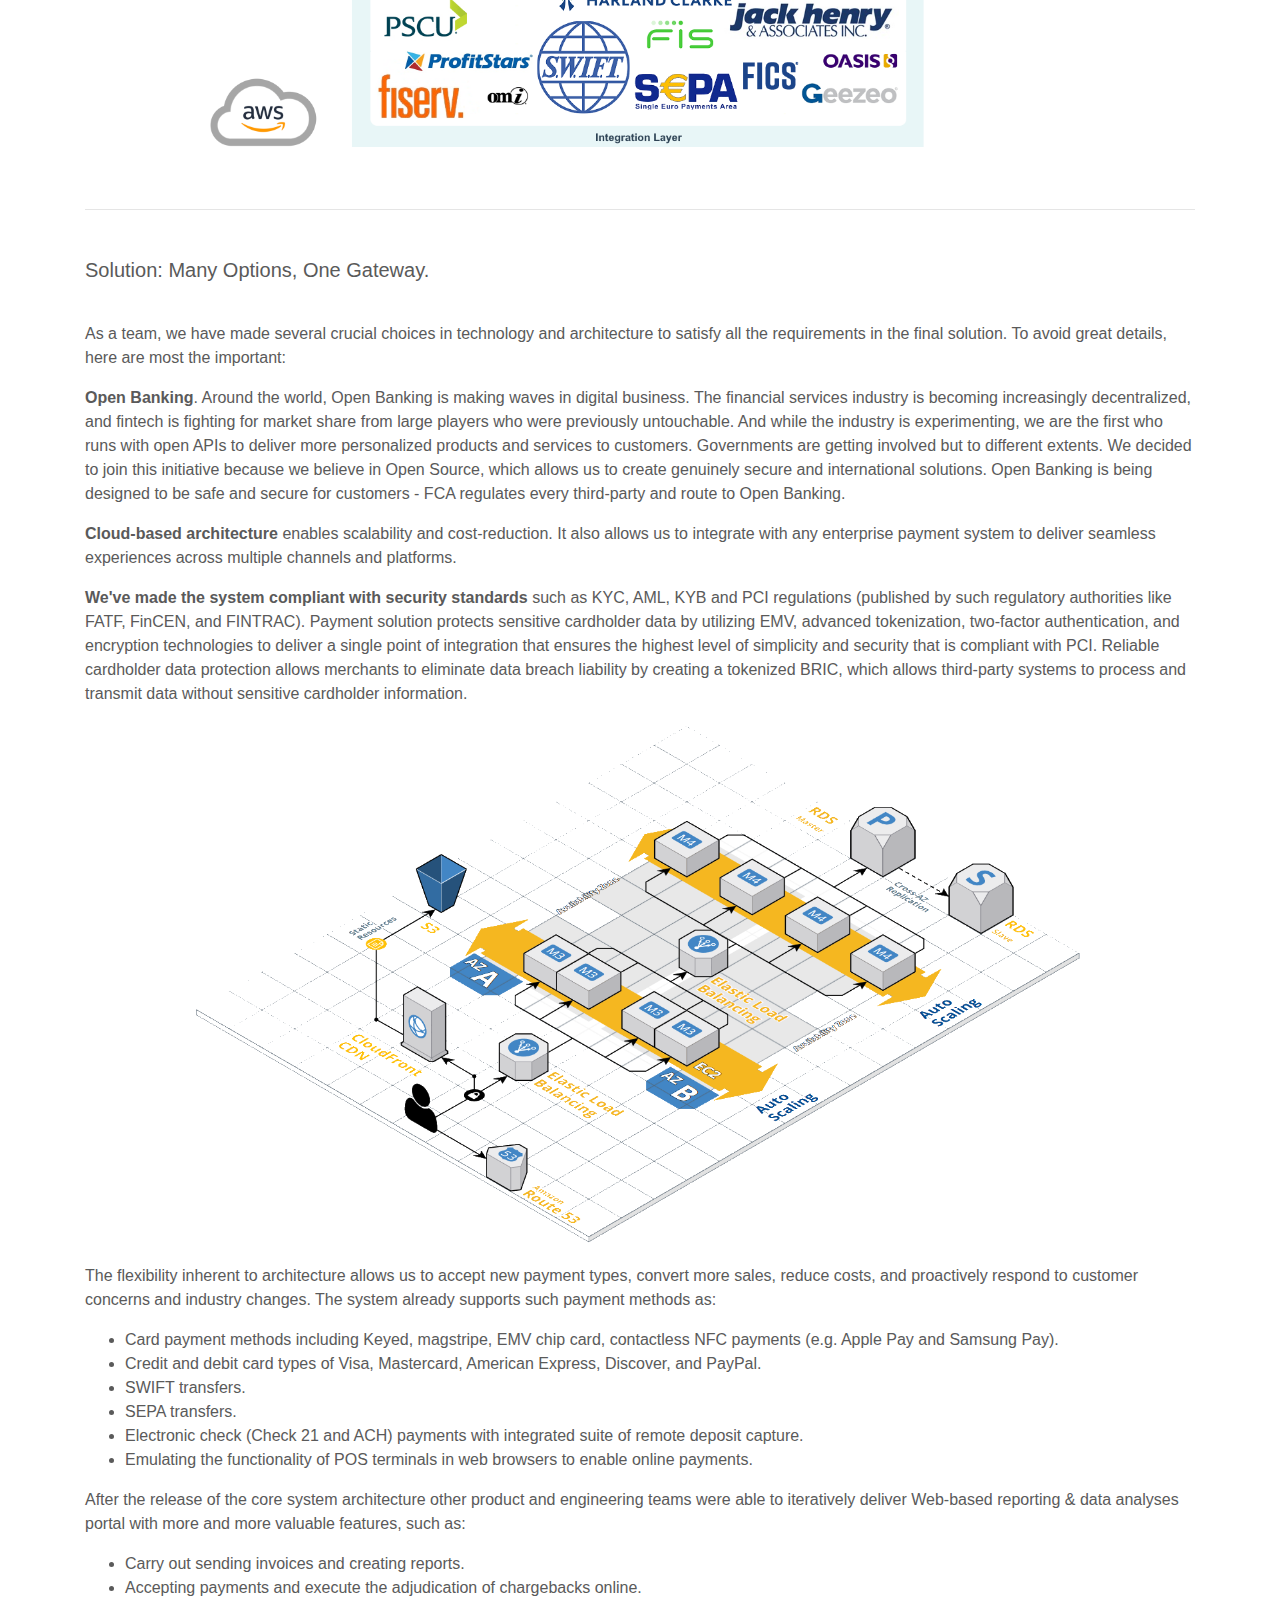
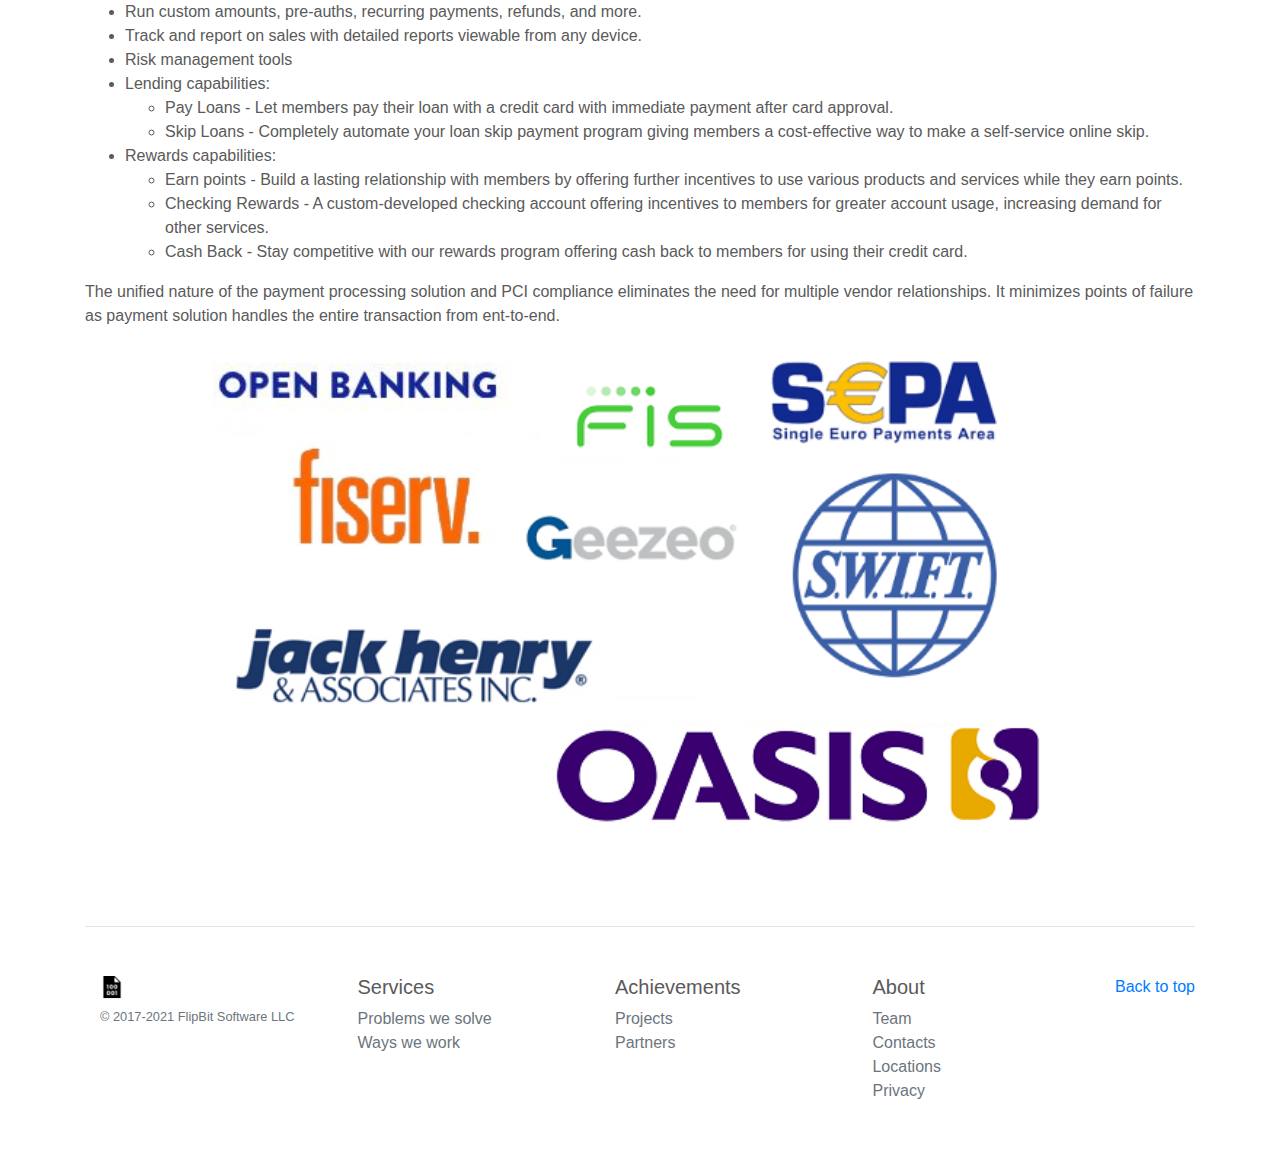
<file: payments-system.html>
<!doctype html>
<html lang="en">
    <head>
        <meta charset="utf-8">
        <link rel="icon" href="images/favicon.png">
        <meta name="viewport" content="width=device-width, initial-scale=1, shrink-to-fit=no">
        <meta name="description" content="">
        <meta name="author" content="TacTicA Professional Services LLC">
        <title>FlipBit Software LLC</title>
        <link href="css/bootstrap.css" rel="stylesheet">

        <style>
.bd-placeholder-img {
font-size: 1.125rem;
text-anchor: middle;
-webkit-user-select: none;
-moz-user-select: none;
-ms-user-select: none;
user-select: none;
}

@media (min-width: 768px) {
.bd-placeholder-img-lg {
  font-size: 3.5rem;
}
}
        </style>
        <!-- Custom styles for this template -->
        <link href="carousel.css" rel="stylesheet">
        <!-- Global site tag (gtag.js) - Google Analytics -->
        <script async src="https://www.googletagmanager.com/gtag/js?id=UA-170630444-1"></script>
        <script>
          window.dataLayer = window.dataLayer || [];
          function gtag(){dataLayer.push(arguments);}
          gtag('js', new Date());

          gtag('config', 'UA-170630444-1');
        </script>
    </head>
    <body>
        <header>
            <nav class="navbar navbar-expand-md navbar-dark fixed-top bg-info">
                <a class="navbar-brand" href="#">></a>
                <button class="navbar-toggler" type="button" data-toggle="collapse" data-target="#navbarCollapse" aria-controls="navbarCollapse" aria-expanded="false" aria-label="Toggle navigation">
                    <span class="navbar-toggler-icon"></span>
                </button>
                <div class="collapse navbar-collapse" id="navbarCollapse">
                    <ul class="navbar-nav mr-auto">
                        <li class="nav-item">
                            <a class="nav-link" href="index.html">Home</a>
                        </li>
                        <li class="nav-item">
                            <a class="nav-link" href="team.html">Who we are</a>
                        </li>
                        <li class="nav-item active">
                            <a class="nav-link" href="projects.html">Projects <span class="sr-only">(current)</span> > API integrations with payment systems</a>
                        </li>
                        <li class="nav-item">
                            <a class="nav-link" href="contacts.html">Contacts</a>
                        </li>
                    </ul>
                    <form class="form-inline mt-2 mt-md-0">
                        <div class="">
                            <a href="contacts.html" class="navbar-social" target="_blank" title="">
                                <img src="images/email.png" width="30" height="30" />
                            </a>
                            <a href="https://www.linkedin.com/company/flipbit-software/" class="navbar-social" target="_blank" title="">
                                <img src="images/linkedin.png" width="30" height="30" />
                            </a>
                            <a href="https://twitter.com/flipbitsoftware" class="navbar-social" target="_blank" title="">
                                <img src="images/twitter.png" width="30" height="30" />
                            </a>
                        </div>
                    </form>
                </div>
            </nav>
        </header>

        <main role="main">
            <div class="container marketing">
                <!-- START THE FEATURETTES -->

                <h1 class="legal-heading">API integrations with payment systems</h1>

                <p class="centered"><a href="https://www.google.com/search?q=Open+Banking">#openbanking</a>
                    <a href="https://www.google.com/search?q=FAPI">#FAPI</a>
                    <a href="https://www.google.com/search?q=AWS">#aws</a>
                    <a href="https://www.google.com/search?q=openID">#openID</a>
                    <a href="https://www.google.com/search?q=KYC">#KYC</a>
                    <a href="https://www.google.com/search?q=KYC">#KYB</a>
                </p>

                <hr class="featurette-divider">

                <h1 class="lead med-heading"><b>Objective</b></h1>

                <p class="">These days it seems just about everyone, from the car wash attendant to the convenience store owner on the corner, accepts credit card payments.
 If your business is still operating on a cash and carry basis, you could be missing out on thousands of dollars or euros in sales and putting yourself at a competitive disadvantage.
 Many studies have shown that consumers who pay by credit card tend to spend more than those who pull cash out of their wallets. That alone is a good reason to start accepting credit cards.
 And there are other traditional (like electronic checks) and leading-edge (like contactless NFC) payment methods used across the Globe.</p>
                <p class="">There are not many vendors able to provide stable and secure processing platform offering end-to-end payment solution eliminating the need for fragmented payment capabilities.
 It's even harder to work with this spectrum of payment methods internationally. For example, SEPA payments should be made in compliance with the European credit transfer standard.
 Our client in partnership with several global financial giants initiated a project to create such a solution. <b>Our team invited to consult about high loaded systems architecture.</b></p>

                <hr class="featurette-divider">

                <h1 class="lead med-heading"><b>Challenge</b></h1>

                <p class="">With this ambiguous goal, technology comes first. It's not simply about the integration with third-party vendors. And it's not only about compliances with the countries rules.
 provide access to seamless checkout experience, payments acceptance, low rates, and faster funding, detailed real-time analytics and live support. Moreover, to spread the use of this platform,
 it should deliver easy-to-integrate Payments SDK that would allow third-party developers to plug into complete payments ecosystem with just a few lines of code to enable payment acceptance of all types.</p>
                <p class="">The entire payments system is available via public API needed to allow smart payments to be made through native apps (iOS and Android), POS systems, or websites. A wide range of payment methods expected to be supported, such as SWIFT and SEPA transfers.</p>
                <p class="">For example, the unique needs of every business forced us allowing users to accept not only credit card payments but debit cards and electronic checks (ACH).
 Electronic check payments support reduces or eliminates check printing and the related expenses including printing supplies, check to handle, and mailing costs.
 The ability to replace physical checks with digital payments also increases security and provides an ideal solution for unbanked individuals.</p>
                <p class="">And finally, all of that should be flexible for innovations in our fast-changing world.</p>
                <p class="">Pretty big deal, but we thought it was a great challenge and a huge opportunity. Our team was excited to start working together with engineers across the Globe on architectural and engineering tasks.</p>

                <p class="centered"><img class="centered" src="images/payments_diagram.png" width="80%" height="80%" /></p>
                
                <hr class="featurette-divider">

                <h1 class="lead med-heading"><b>Solution:</b> Many Options, One Gateway.</h1>

                <p class="">As a team, we have made several crucial choices in technology and architecture to satisfy all the requirements in the final solution. To avoid great details, here are most the important:</p>

                <p class=""><b>Open Banking</b>. Around the world, Open Banking is making waves in digital business. The financial services industry is becoming increasingly decentralized,
 and fintech is fighting for market share from large players who were previously untouchable. And while the industry is experimenting, we are the first who runs with open APIs to deliver more personalized products and services to customers.
 Governments are getting involved but to different extents. We decided to join this initiative because we believe in Open Source, which allows us to create genuinely secure and international solutions.
 Open Banking is being designed to be safe and secure for customers - FCA regulates every third-party and route to Open Banking.</p>

                <p><b>Cloud-based architecture</b> enables scalability and cost-reduction. It also allows us to integrate with any enterprise payment system to deliver seamless experiences across multiple channels and platforms.</p>

                <p class=""><b>We've made the system compliant with security standards</b> such as KYC, AML, KYB and PCI regulations (published by such regulatory authorities like FATF, FinCEN, and FINTRAC).
 Payment solution protects sensitive cardholder data by utilizing EMV, advanced tokenization, two-factor authentication, and encryption technologies to deliver a single point of integration that ensures the highest level of simplicity and security that is compliant with PCI.
 Reliable cardholder data protection allows merchants to eliminate data breach liability by creating a tokenized BRIC, which allows third-party systems to process and transmit data without sensitive cardholder information.</p>

                <p class="centered"><img class="centered" src="images/architecture.png" width="80%" height="80%" /></p>

                <p class="">The flexibility inherent to architecture allows us to accept new payment types, convert more sales, reduce costs, and proactively respond to customer concerns and industry changes. The system already supports such payment methods as:</p>
                <ul>
                    <li>Card payment methods including Keyed, magstripe, EMV chip card, contactless NFC payments (e.g. Apple Pay and Samsung Pay).</li>
                    <li>Credit and debit card types of Visa, Mastercard, American Express, Discover, and PayPal.</li>
                    <li>SWIFT transfers.</li>
                    <li>SEPA transfers.</li>
                    <li>Electronic check (Check 21 and ACH) payments with integrated suite of remote deposit capture.</li>
                    <li>Emulating the functionality of POS terminals in web browsers to enable online payments.</li>
                </ul>

                <p class="">After the release of the core system architecture other product and engineering teams were able to iteratively deliver Web-based reporting & data analyses portal with more and more valuable features, such as:</p>
                <ul>
                    <li>Carry out sending invoices and creating reports.</li>
                    <li>Accepting payments and execute the adjudication of chargebacks online.</li>
                    <li>Run custom amounts, pre-auths, recurring payments, refunds, and more.</li>
                    <li>Track and report on sales with detailed reports viewable from any device.</li>
                    <li>Risk management tools</li>
                    <li>Lending capabilities:
                        <ul>
                            <li>Pay Loans - Let members pay their loan with a credit card with immediate payment after card approval. </li>
                            <li>Skip Loans - Completely automate your loan skip payment program giving members a cost-effective way to make a self-service online skip.</li>
                        </ul>
                    </li>
                    <li>Rewards capabilities:
                        <ul>
                            <li>Earn points - Build a lasting relationship with members by offering further incentives to use various products and services while they earn points.</li>
                            <li>Checking Rewards - A custom-developed checking account offering incentives to members for greater account usage, increasing demand for other services.</li>
                            <li>Cash Back - Stay competitive with our rewards program offering cash back to members for using their credit card.</li>
                        </ul>
                    </li>
                </ul>
                <p class="">The unified nature of the payment processing solution and PCI compliance eliminates the need for multiple vendor relationships. It minimizes points of failure as payment solution handles the entire transaction from ent-to-end.</p>

                <div class="centered">
                    <img class="centered" src="images/trademarks_cloud_fintech.png" width="80%" height="80%" />
                </div>
                
                <hr class="featurette-divider">

                <!-- /END THE FEATURETTES -->

            </div><!-- /.container -->

            <!-- FOOTER -->
            <footer class="container">
                <p class="float-right"><a href="#">Back to top</a></p>
                <div class="row">
                    <div class="col-12 col-md">
                        <img class="mb-2" src="images/favicon.png" alt="" width="24" height="24">
                        <small class="d-block mb-3 text-muted">&copy; 2017-2021 FlipBit Software LLC </small>
                    </div>
                    <div class="col-6 col-md">
                        <h5>Services</h5>
                        <ul class="list-unstyled text-small">
                            <li><a class="text-muted" href="team.html#problemswesolve">Problems we solve</a></li>
                            <li><a class="text-muted" href="team.html#wayswework">Ways we work</a></li>
                        </ul>
                    </div>
                    <div class="col-6 col-md">
                        <h5>Achievements</h5>
                        <ul class="list-unstyled text-small">
                            <li><a class="text-muted" href="projects.html">Projects</a></li>
                            <li><a class="text-muted" href="partners.html">Partners</a></li>
                        </ul>
                    </div>
                    <div class="col-6 col-md">
                    <h5>About</h5>
                        <ul class="list-unstyled text-small">
                            <li><a class="text-muted" href="team.html">Team</a></li>
                            <li><a class="text-muted" href="contacts.html">Contacts</a></li>
                            <li><a class="text-muted" href="locations.html">Locations</a></li>
                            <li><a class="text-muted" href="privacy.html">Privacy</a></li>
                        </ul>
                    </div>
                </div>
            </footer>
        </main>
        <script src="https://code.jquery.com/jquery-3.5.1.slim.min.js" integrity="sha384-DfXdz2htPH0lsSSs5nCTpuj/zy4C+OGpamoFVy38MVBnE+IbbVYUew+OrCXaRkfj" crossorigin="anonymous"></script>
        <script src="js/bootstrap.bundle.js"></script>
    </body>
</html>
</file>
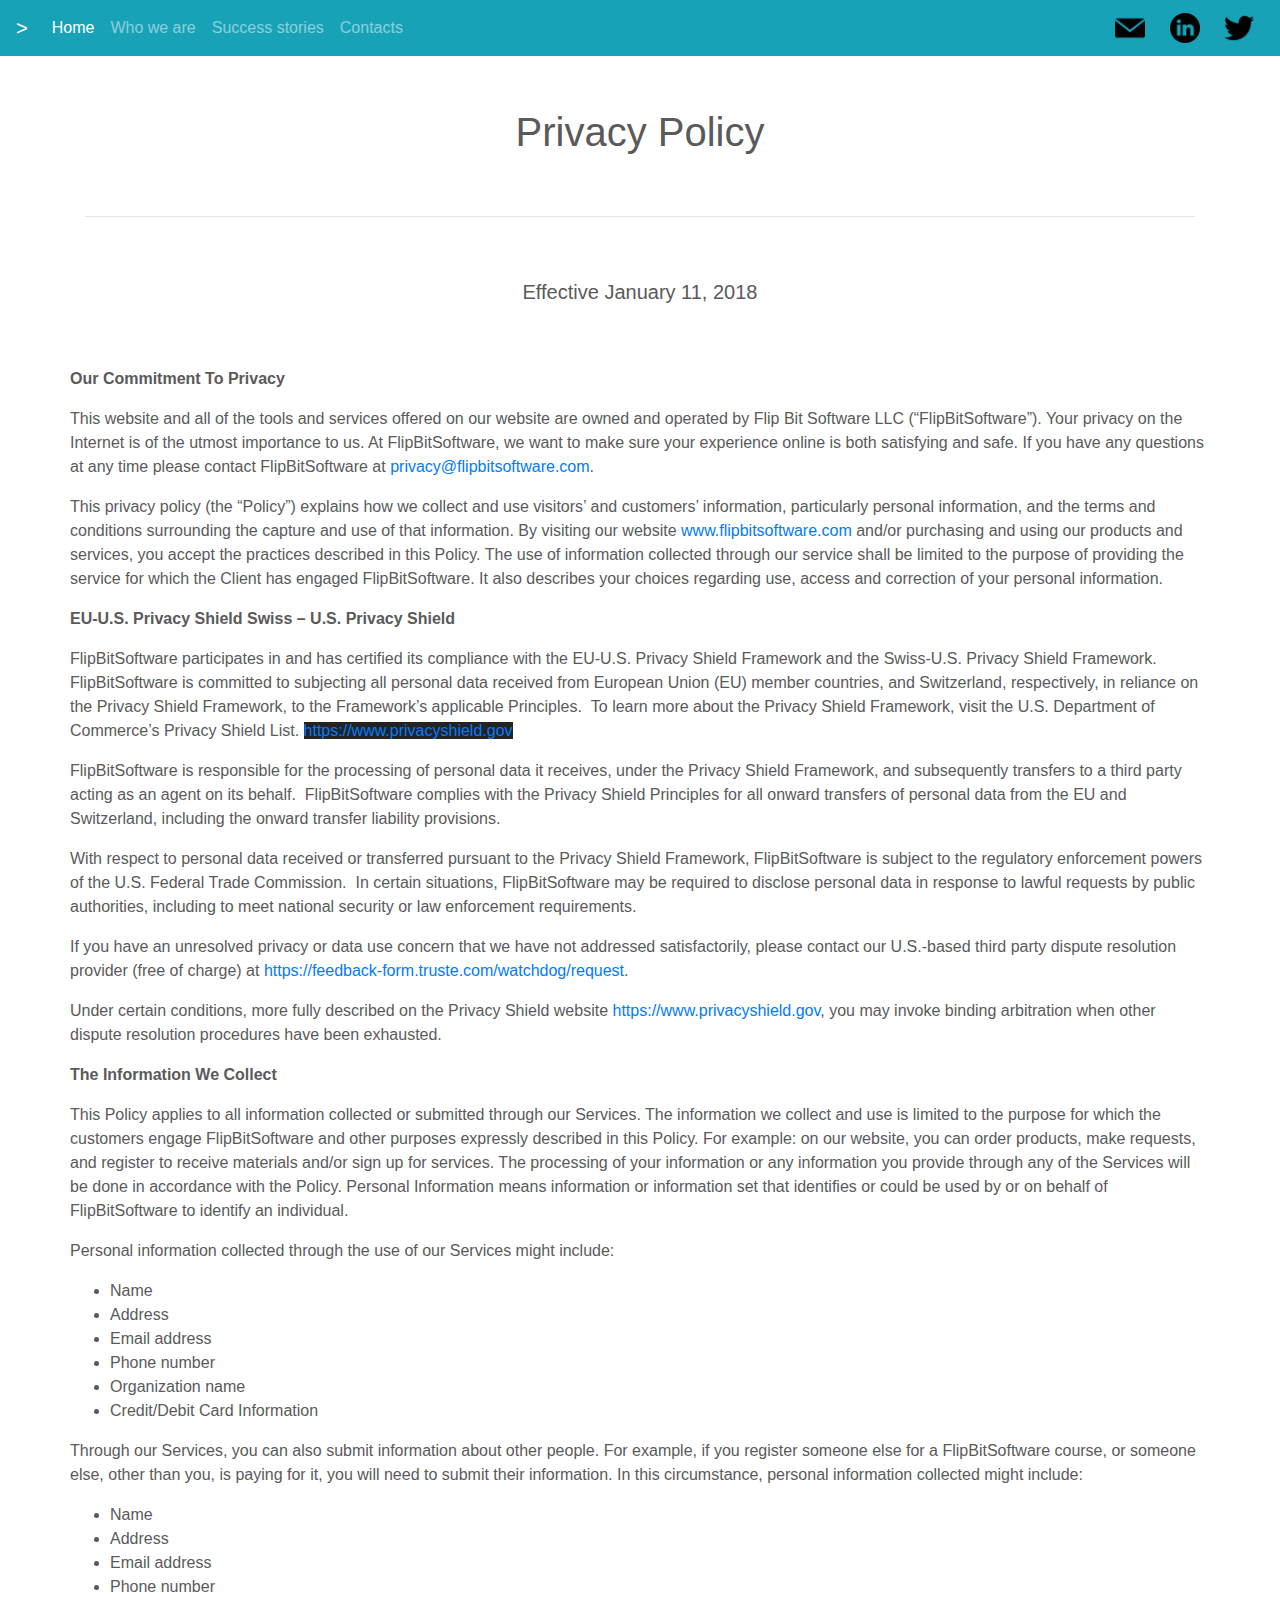
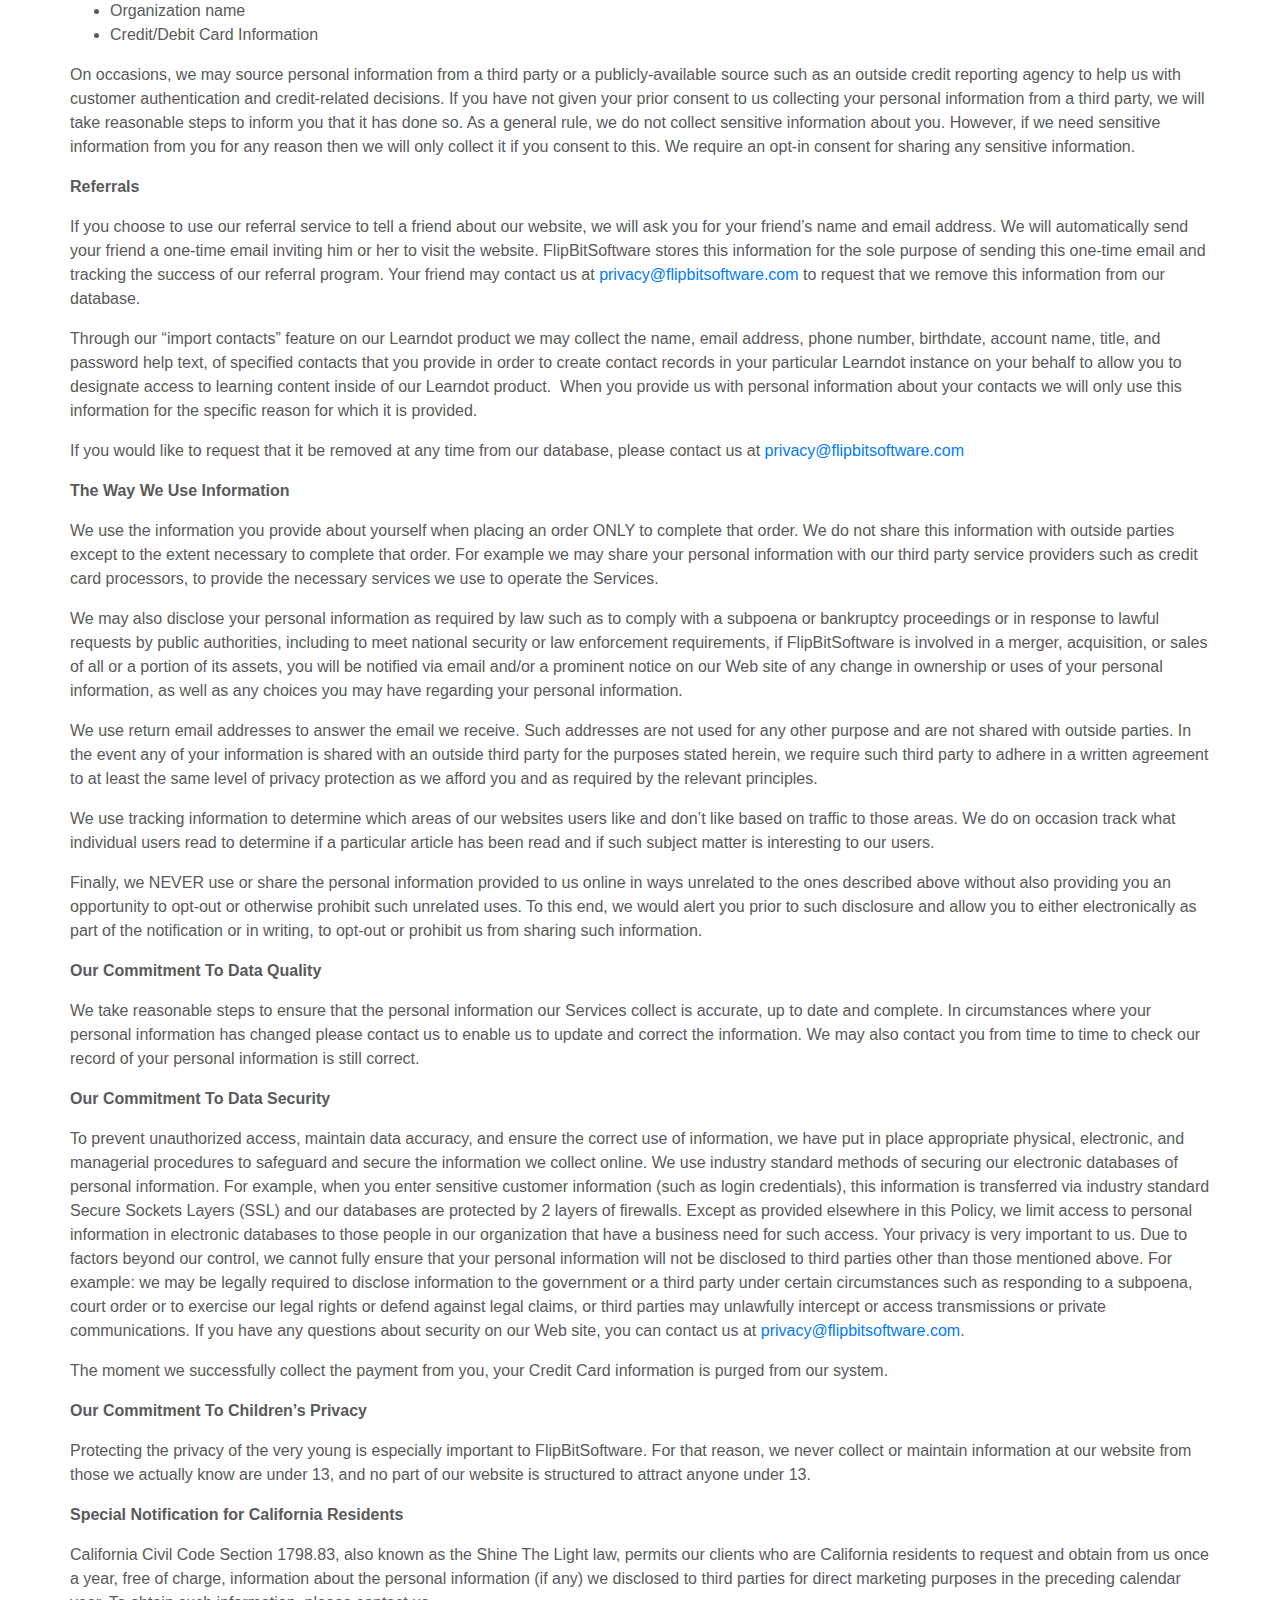
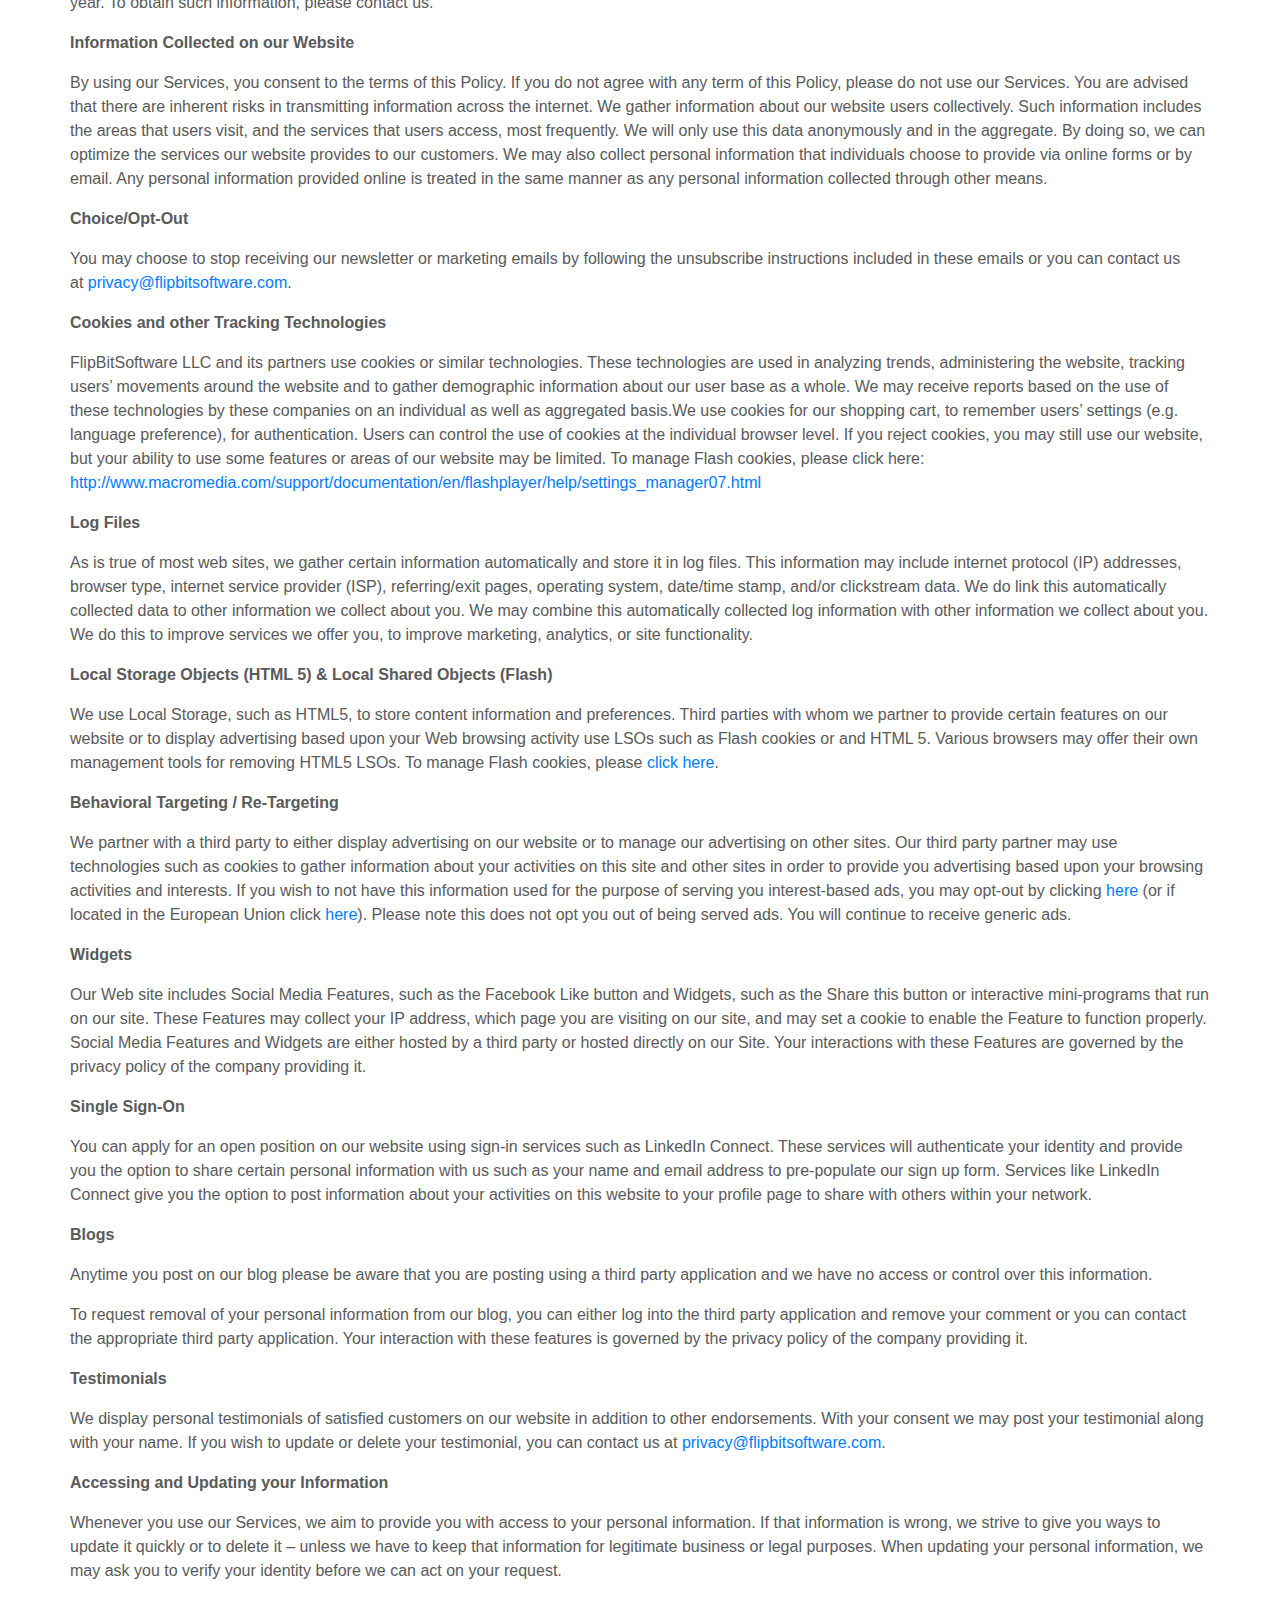
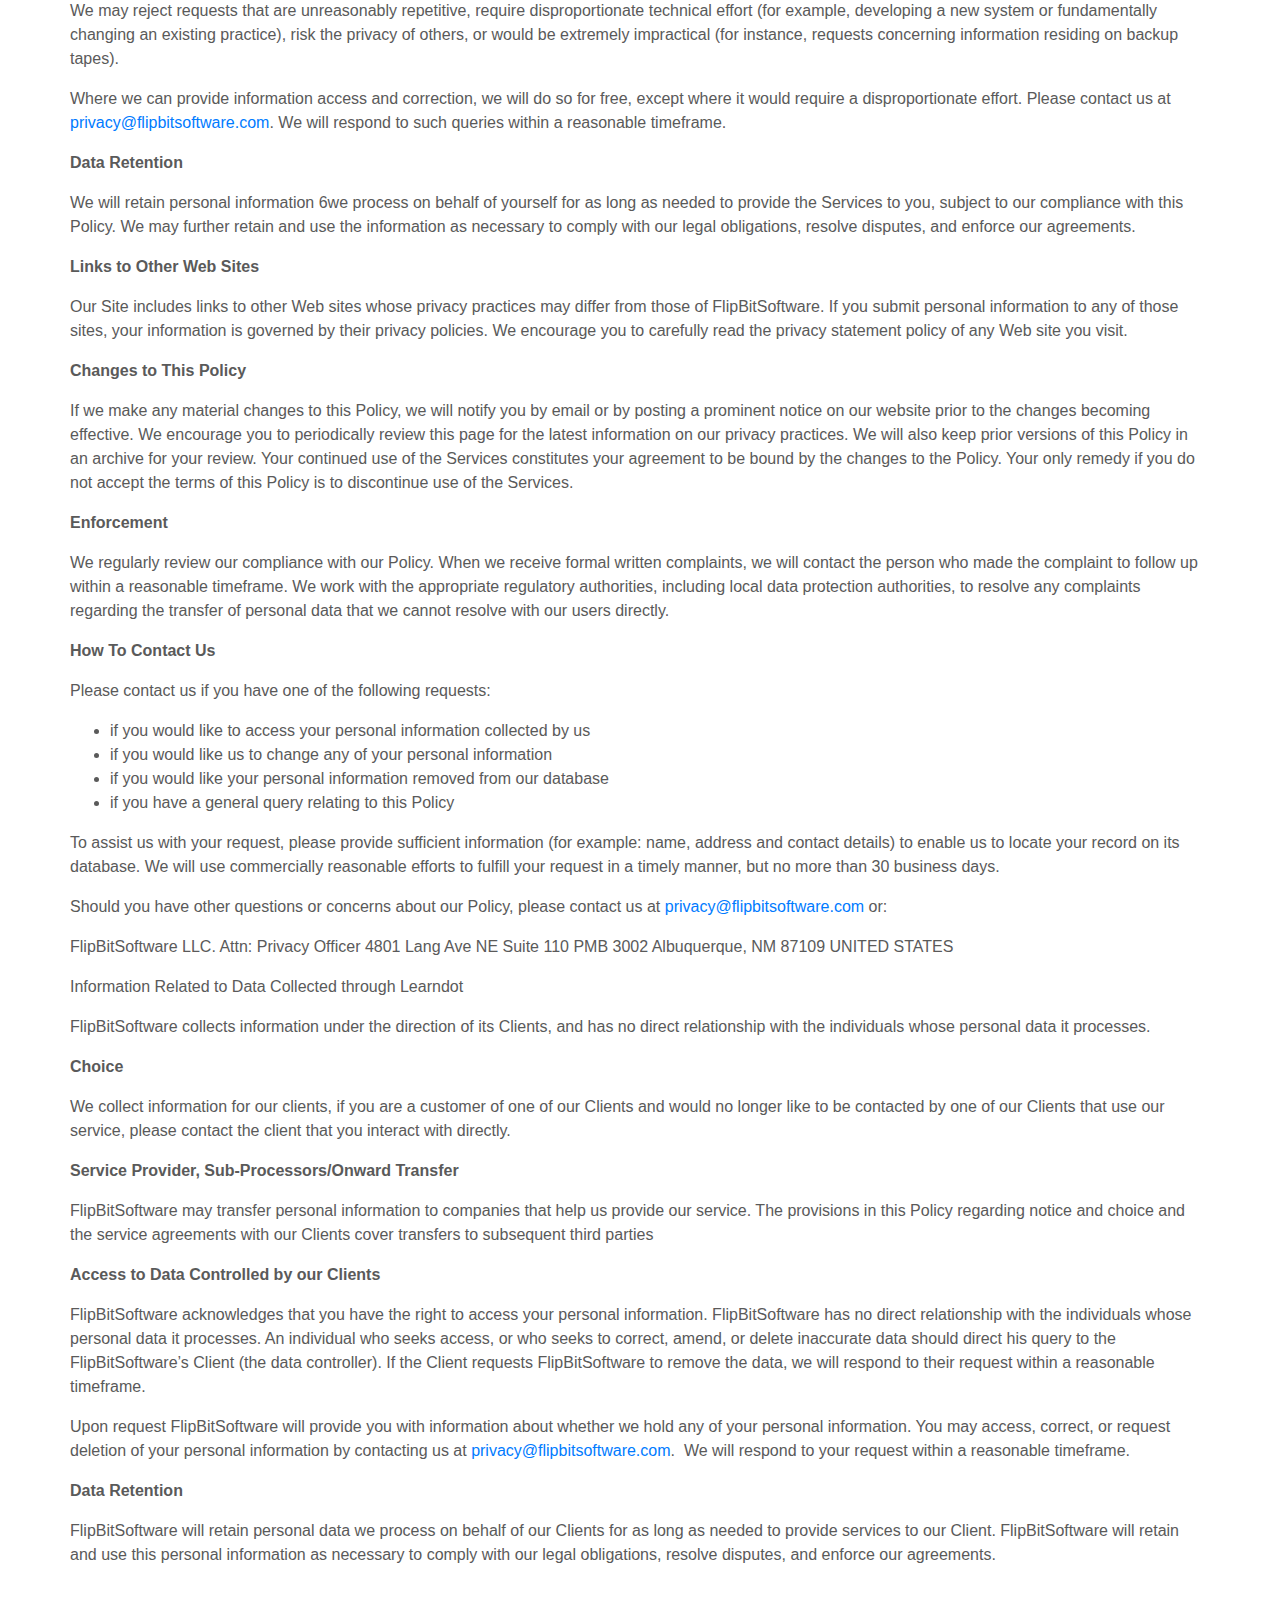
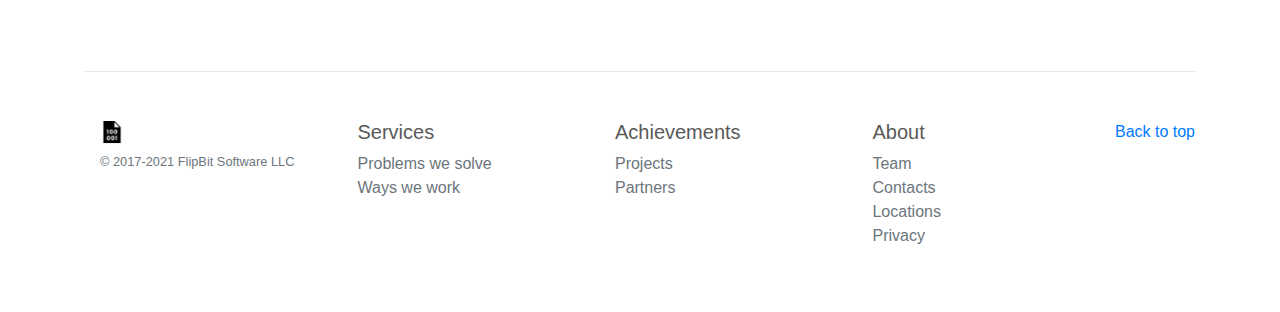
<file: privacy.html>
<!doctype html>
<html lang="en">
    <head>
        <meta charset="utf-8">
        <link rel="icon" href="images/favicon.png">
        <meta name="viewport" content="width=device-width, initial-scale=1, shrink-to-fit=no">
        <meta name="description" content="">
        <meta name="author" content="TacTicA Professional Services LLC">
        <title>FlipBit Software LLC</title>
        <link href="css/bootstrap.css" rel="stylesheet">

        <style>
.bd-placeholder-img {
font-size: 1.125rem;
text-anchor: middle;
-webkit-user-select: none;
-moz-user-select: none;
-ms-user-select: none;
user-select: none;
}

@media (min-width: 768px) {
.bd-placeholder-img-lg {
  font-size: 3.5rem;
}
}
        </style>
        <!-- Custom styles for this template -->
        <link href="carousel.css" rel="stylesheet">
        <!-- Global site tag (gtag.js) - Google Analytics -->
        <script async src="https://www.googletagmanager.com/gtag/js?id=UA-170630444-1"></script>
        <script>
          window.dataLayer = window.dataLayer || [];
          function gtag(){dataLayer.push(arguments);}
          gtag('js', new Date());

          gtag('config', 'UA-170630444-1');
        </script>
    </head>
    <body>
        <header>
            <nav class="navbar navbar-expand-md navbar-dark fixed-top bg-info">
                <a class="navbar-brand" href="#">></a>
                <button class="navbar-toggler" type="button" data-toggle="collapse" data-target="#navbarCollapse" aria-controls="navbarCollapse" aria-expanded="false" aria-label="Toggle navigation">
                    <span class="navbar-toggler-icon"></span>
                </button>
                <div class="collapse navbar-collapse" id="navbarCollapse">
                    <ul class="navbar-nav mr-auto">
                        <li class="nav-item active">
                            <a class="nav-link" href="index.html">Home <span class="sr-only">(current)</span></a>
                        </li>
                        <li class="nav-item">
                            <a class="nav-link" href="team.html">Who we are</a>
                        </li>
                        <li class="nav-item">
                            <a class="nav-link" href="projects.html">Success stories</a>
                        </li>
                        <li class="nav-item">
                            <a class="nav-link" href="contacts.html">Contacts</a>
                        </li>
                    </ul>
                    <form class="form-inline mt-2 mt-md-0">
                        <div class="">
                            <a href="contacts.html" class="navbar-social" target="_blank" title="">
                                <img src="images/email.png" width="30" height="30" />
                            </a>
                            <a href="https://www.linkedin.com/company/flipbit-software/" class="navbar-social" target="_blank" title="">
                                <img src="images/linkedin.png" width="30" height="30" />
                            </a>
                            <a href="https://twitter.com/flipbitsoftware" class="navbar-social" target="_blank" title="">
                                <img src="images/twitter.png" width="30" height="30" />
                            </a>
                        </div>
                    </form>
                </div>
            </nav>
        </header>

        <main role="main">
            <div class="container marketing">
                <!-- START THE FEATURETTES -->

                <h1 class="legal-heading">Privacy Policy</h1>
                
                <hr class="featurette-divider">
                
                <p class="lead legal-heading">Effective January 11, 2018</p>
                
                <div class="row featurette">
                    <div class="">  
                        <p><b>Our Commitment To Privacy</b></p>
                        <p>This website and all of the tools and services offered on our website are owned and operated by Flip Bit Software LLC (“FlipBitSoftware”). Your privacy on the Internet is of the utmost importance to us. At FlipBitSoftware, we want to make sure your experience online is both satisfying and safe. If you have any questions at any time please contact FlipBitSoftware at&nbsp;<a href="mailto:privacy@flipbitsoftware.com">privacy@flipbitsoftware.com</a>.</p>
                        <p>This privacy policy (the&nbsp;“Policy”) explains how we collect and use visitors’ and customers’ information, particularly personal information, and the terms and conditions surrounding the capture and use of that information. By visiting our website&nbsp;<a href="http://www.flipbitsoftware.com/">www.flipbitsoftware.com</a>&nbsp;and/or purchasing and using our products and services, you accept the practices described in this Policy. The use of information collected through our service shall be limited to the purpose of providing the service for which the Client has engaged FlipBitSoftware. It also describes your choices regarding use, access and correction of your personal information.</p>
                        <p><b>EU-U.S. Privacy Shield Swiss – U.S. Privacy Shield</b><br>
                        </p>
                        <p>FlipBitSoftware participates in and has certified its compliance with the EU-U.S. Privacy Shield Framework and the Swiss-U.S. Privacy Shield Framework. FlipBitSoftware is committed to subjecting all personal data received from European Union (EU) member countries, and Switzerland, respectively, in reliance on the Privacy Shield Framework, to the Framework’s applicable Principles. &nbsp;To learn more about the Privacy Shield Framework, visit the U.S. Department of Commerce’s Privacy Shield List.&nbsp;<a href="https://www.privacyshield.gov/" style="background-color: rgb(35, 35, 35);" data-rt-link-type="external">https://www.privacyshield.gov</a>
                        </p>
                        <p>FlipBitSoftware is responsible for the processing of personal data it receives, under the Privacy Shield Framework, and subsequently transfers to a third party acting as an agent on its behalf. &nbsp;FlipBitSoftware complies with the Privacy Shield Principles for all onward transfers of personal data from the EU and Switzerland, including the onward transfer liability provisions.</p>
                        <p>With respect to personal data received or transferred pursuant to the Privacy Shield Framework, FlipBitSoftware is subject to the regulatory enforcement powers of the U.S. Federal Trade Commission. &nbsp;In certain situations, FlipBitSoftware may be required to disclose personal data in response to lawful requests by public authorities, including to meet national security or law enforcement requirements.</p>
                        <p>If you have an unresolved privacy or data use concern that we have not addressed satisfactorily, please contact our U.S.-based third party dispute resolution provider (free of charge) at&nbsp;<a href="https://feedback-form.truste.com/watchdog/request">https://feedback-form.truste.com/watchdog/request</a>. &nbsp;</p>
                        <p>Under certain conditions, more fully described on the Privacy Shield website&nbsp;<a href="https://www.privacyshield.gov/">https://www.privacyshield.gov</a>, you may invoke binding arbitration when other dispute resolution procedures have been exhausted.</p>
                        <p><b>The Information We Collect</b></p>
                        <p>This Policy applies to all information collected or submitted through our Services. The information we collect and use is limited to the purpose for which the customers engage FlipBitSoftware and other purposes expressly described in this Policy. For example: on our website, you can order products, make requests, and register to receive materials and/or sign up for services. The processing of your information or any information you provide through any of the Services will be done in accordance with the Policy. Personal Information means information or information set that identifies or could be used by or on behalf of FlipBitSoftware to identify an individual.</p>
                        <p>Personal information collected through the use of our Services might include:</p>
                        <ul>
                            <li>Name</li>
                            <li>Address</li>
                            <li>Email address</li>
                            <li>Phone number</li>
                            <li>Organization name</li>
                            <li>Credit/Debit Card Information</li>
                        </ul>
                        <p>Through our Services, you can also submit information about other people. For example, if you register someone else for a FlipBitSoftware course, or someone else, other than you, is paying for it, you will need to submit their information. In this circumstance, personal information collected might include:</p>
                        <ul>
                            <li>Name</li>
                            <li>Address</li>
                            <li>Email address</li>
                            <li>Phone number</li>
                            <li>Organization name</li>
                            <li>Credit/Debit Card Information</li>
                        </ul>
                        <p>On occasions, we may source personal information from a third party or a publicly-available source such as an outside credit reporting agency to help us with customer authentication and credit-related decisions. If you have not given your prior consent to us collecting your personal information from a third party, we will take reasonable steps to inform you that it has done so. As a general rule, we do not collect sensitive information about you. However, if we need sensitive information from you for any reason then we will only collect it if you consent to this. We require an opt-in consent for sharing any sensitive information.</p>
                        <p><b>Referrals</b></p>
                        <p>If you choose to use our referral service to tell a friend about our website, we will ask you for your friend’s name and email address. We will automatically send your friend a one-time email inviting him or her to visit the website. FlipBitSoftware stores this information for the sole purpose of sending this one-time email and tracking the success of our referral program. Your friend may contact us at&nbsp;<a href="mailto:privacy@flipbitsoftware.com">privacy@flipbitsoftware.com</a>&nbsp;to request that we remove this information from our database.</p>
                        <p>Through our “import contacts” feature on our Learndot product we may collect the name, email address, phone number, birthdate, account name, title, and password help text, of specified contacts that you provide in order to create contact records in your particular Learndot instance on your behalf to allow you to designate access to learning content inside of our Learndot product. &nbsp;When you provide us with personal information about your contacts we will only use this information for the specific reason for which it is provided.</p>
                        <p>If you would like to request that it be removed at any time from our database, please contact us at <a href="mailto:privacy@flipbitsoftware.com">privacy@flipbitsoftware.com</a></p>
                        <p><b>The Way We Use Information</b></p>
                        <p>We use the information you provide about yourself when placing an order ONLY to complete that order. We do not share this information with outside parties except to the extent necessary to complete that order. For example we may share your personal information with our third party service providers such as credit card processors, to provide the necessary services we use to operate the Services.</p>
                        <p>We may also disclose your personal information as required by law such as to comply with a subpoena or bankruptcy proceedings or in response to lawful requests by public authorities, including to meet national security or law enforcement requirements, if FlipBitSoftware is involved in a merger, acquisition, or sales of all or a portion of its assets, you will be notified via email and/or a prominent notice on our Web site of any change in ownership or uses of your personal information, as well as any choices you may have regarding your personal information.</p>
                        <p>We use return email addresses to answer the email we receive. Such addresses are not used for any other purpose and are not shared with outside parties. In the event any of your information is shared with an outside third party for the purposes stated herein, we require such third party to adhere in a written agreement to at least the same level of privacy protection as we afford you and as required by the relevant principles.</p>
                        <p>We use tracking information to determine which areas of our websites users like and don’t like based on traffic to those areas. We do on occasion track what individual users read to determine if a particular article has been read and if such subject matter is interesting to our users.</p>
                        <p>Finally, we&nbsp;NEVER&nbsp;use or share the personal information provided to us online in ways unrelated to the ones described above without also providing you an opportunity to opt-out or otherwise prohibit such unrelated uses. To this end, we would alert you prior to such disclosure and allow you to either electronically as part of the notification or in writing, to opt-out or prohibit us from sharing such information.</p>
                        <p><b>Our Commitment To Data Quality</b></p>
                        <p>We take reasonable steps to ensure that the personal information our Services collect is accurate, up to date and complete. In circumstances where your personal information has changed please contact us to enable us to update and correct the information. We may also contact you from time to time to check our record of your personal information is still correct.</p>
                        <p><b>Our Commitment To Data Security</b></p>
                        <p>To prevent unauthorized access, maintain data accuracy, and ensure the correct use of information, we have put in place appropriate physical, electronic, and managerial procedures to safeguard and secure the information we collect online. We use industry standard methods of securing our electronic databases of personal information. For example, when you enter sensitive customer information (such as login credentials), this information is transferred via industry standard Secure Sockets Layers (SSL) and our databases are protected by 2 layers of firewalls. Except as provided elsewhere in this Policy, we limit access to personal information in electronic databases to those people in our organization that have a business need for such access. Your privacy is very important to us. Due to factors beyond our control, we cannot fully ensure that your personal information will not be disclosed to third parties other than those mentioned above. For example: we may be legally required to disclose information to the government or a third party under certain circumstances such as responding to a subpoena, court order or to exercise our legal rights or defend against legal claims, or third parties may unlawfully intercept or access transmissions or private communications. If you have any questions about security on our Web site, you can contact us at&nbsp;<a href="mailto:privacy@flipbitsoftware.com">privacy@flipbitsoftware.com</a>.</p>
                        <p>The moment we successfully collect the payment from you, your Credit Card information is purged from our system.</p>
                        <p><b>Our Commitment To Children’s Privacy</b></p>
                        <p>Protecting the privacy of the very young is especially important to FlipBitSoftware. For that reason, we never collect or maintain information at our website from those we actually know are under 13, and no part of our website is structured to attract anyone under 13.</p>
                        <p><b>Special Notification for California Residents</b></p>
                        <p>California Civil Code Section 1798.83, also known as the Shine The Light law, permits our clients who are California residents to request and obtain from us once a year, free of charge, information about the personal information (if any) we disclosed to third parties for direct marketing purposes in the preceding calendar year. To obtain such information, please contact us.</p>
                        <p><b>Information Collected on our Website</b></p>
                        <p>By using our Services, you consent to the terms of this Policy. If you do not agree with any term of this Policy, please do not use our Services. You are advised that there are inherent risks in transmitting information across the internet. We gather information about our website users collectively. Such information includes the areas that users visit, and the services that users access, most frequently. We will only use this data anonymously and in the aggregate. By doing so, we can optimize the services our website provides to our customers. We may also collect personal information that individuals choose to provide via online forms or by email. Any personal information provided online is treated in the same manner as any personal information collected through other means.</p>
                        <p><b>Choice/Opt-Out</b></p>
                        <p>You may choose to stop receiving our newsletter or marketing emails by following the unsubscribe instructions included in these emails or you can contact us at&nbsp;<a href="mailto:privacy@flipbitsoftware.com">privacy@flipbitsoftware.com</a>.</p>
                        <p><b>Cookies and other Tracking Technologies</b></p>
                        <p>FlipBitSoftware LLC and its partners use cookies or similar technologies. These technologies are used in analyzing trends, administering the website, tracking users’ movements around the website and to gather demographic information about our user base as a whole. We may receive reports based on the use of these technologies by these companies on an individual as well as aggregated basis.We use cookies for our shopping cart, to remember users’ settings (e.g. language preference), for authentication. Users can control the use of cookies at the individual browser level. If you reject cookies, you may still use our website, but your ability to use some features or areas of our website may be limited. To manage Flash cookies, please click here: <a href="http://www.macromedia.com/support/documentation/en/flashplayer/help/settings_manager07.html">http://www.macromedia.com/support/documentation/en/flashplayer/help/settings_manager07.html</a>
                        </p>
                        <p><b>Log Files</b></p>
                        <p>As is true of most web sites, we gather certain information automatically and store it in log files. This information may include internet protocol (IP) addresses, browser type, internet service provider (ISP), referring/exit pages, operating system, date/time stamp, and/or clickstream data. We do link this automatically collected data to other information we collect about you. We may combine this automatically collected log information with other information we collect about you. We do this to improve services we offer you, to improve marketing, analytics, or site functionality.</p>
                        <p><b>Local Storage Objects (HTML 5)&nbsp;&amp; Local Shared Objects (Flash)</b></p>
                        <p>We use Local Storage, such as HTML5, to store content information and preferences. Third parties with whom we partner to provide certain features on our website or to display advertising based upon your Web browsing activity use LSOs such as Flash cookies or and HTML 5. Various browsers may offer their own management tools for removing HTML5 LSOs. To manage Flash cookies, please&nbsp;<a href="http://www.macromedia.com/support/documentation/en/flashplayer/help/settings_manager07.html">click here</a>.</p>
                        <p><b>Behavioral Targeting / Re-Targeting</b></p>
                        <p>We partner with a third party to either display advertising on our website or to manage our advertising on other sites. Our third party partner may use technologies such as cookies to gather information about your activities on this site and other sites in order to provide you advertising based upon your browsing activities and interests. If you wish to not have this information used for the purpose of serving you interest-based ads, you may opt-out by clicking&nbsp;<a href="http://preferences-mgr.truste.com/">here</a>&nbsp;(or if located in the European Union click&nbsp;<a href="http://www.youronlinechoices.eu/">here</a>). Please note this does not opt you out of being served ads. You will continue to receive generic ads.</p>
                        <p><b>Widgets</b></p>
                        <p>Our Web site includes Social Media Features, such as the Facebook Like button and Widgets, such as the Share this button or interactive mini-programs that run on our site. These Features may collect your IP address, which page you are visiting on our site, and&nbsp;may set a cookie to enable the Feature to function properly. Social Media Features and Widgets are either hosted by a third party or hosted directly on our Site. Your interactions with these Features are governed by the privacy policy of the company providing it.</p>
                        <p><b>Single Sign-On</b></p>
                        <p>You can apply for an open position on our website using sign-in services such as LinkedIn Connect. These services will authenticate your identity and provide you the option to share certain personal information with us such as your name and email address to pre-populate our sign up form. Services like LinkedIn Connect give you the option to post information about your activities on this website to your profile page to share with others within your network.</p>
                        <p><b>Blogs</b></p>
                        <p>Anytime you post on our blog please be aware that you are posting using a third party application and we have no access or control over this information.</p>
                        <p>To request removal of your personal information from our blog, you can either log into the third party application and remove your comment or you can contact the appropriate third party application. Your interaction with these features is governed by the privacy policy of the company providing it.</p>
                        <p><b>Testimonials</b></p>
                        <p>We display personal testimonials of satisfied customers on our website in addition to other endorsements. With your consent we may post your testimonial along with your name. If you wish to update or delete your testimonial, you can contact us at&nbsp;<a href="mailto:privacy@flipbitsoftware.com">privacy@flipbitsoftware.com</a>.</p>
                        <p><b>Accessing and Updating your Information</b></p>
                        <p>Whenever you use our Services, we aim to provide you with access to your personal information. If that information is wrong, we strive to give you ways to update it quickly or to delete it – unless we have to keep that information for legitimate business or legal purposes. When updating your personal information, we may ask you to verify your identity before we can act on your request.</p>
                        <p>We may reject requests that are unreasonably repetitive, require disproportionate technical effort (for example, developing a new system or fundamentally changing an existing practice), risk the privacy of others, or would be extremely impractical (for instance, requests concerning information residing on backup tapes).</p>
                        <p>Where we can provide information access and correction, we will do so for free, except where it would require a disproportionate effort. Please contact us at <a href="mailto:privacy@flipbitsoftware.com">privacy@flipbitsoftware.com</a>. We will respond to such queries within a reasonable timeframe.</p>
                        <p><b>Data Retention</b></p>
                        <p>We will retain personal information 6we process on behalf of yourself for as long as needed to provide the Services to you, subject to our compliance with this Policy. We may further retain and use the information as necessary to comply with our legal obligations, resolve disputes, and enforce our agreements.</p>
                        <p><b>Links to Other Web Sites</b></p>
                        <p>Our Site includes links to other Web sites whose privacy practices may differ from those of FlipBitSoftware. If you submit personal information to any of those sites, your information is governed by their privacy policies. We encourage you to carefully read the privacy statement policy of any Web site you visit.</p>
                        <p><b>Changes to This Policy</b></p>
                        <p>If we make any material changes to this Policy, we will notify you by email or by posting a prominent notice on our website prior to the changes becoming effective. We encourage you to periodically review this page for the latest information on our privacy practices. We will also keep prior versions of this Policy in an archive for your review. Your continued use of the Services constitutes your agreement to be bound by the changes to the Policy. Your only remedy if you do not accept the terms of this Policy is to discontinue use of the Services.</p>
                        <p><b>Enforcement</b></p>
                        <p>We regularly review our compliance with our Policy. When we receive formal written complaints, we will contact the person who made the complaint to follow up within a reasonable timeframe. We work with the appropriate regulatory authorities, including local data protection authorities, to resolve any complaints regarding the transfer of personal data that we cannot resolve with our users directly.</p>
                        <p><b>How To Contact Us</b></p>
                        <p>Please contact us if you have one of the following requests:</p>
                        <ul>
                            <li>if you would like to access your personal information collected by us</li>
                            <li>if you would like us to change any of your personal information</li>
                            <li>if you would like your personal information removed from our database</li>
                            <li>if you have a general query relating to this Policy</li>
                        </ul>
                        <p>To assist us with your request, please provide sufficient information (for example: name, address and contact details) to enable us to locate your record on its database. We will use commercially reasonable efforts to fulfill your request in a timely manner, but no more than 30 business days.</p>
                        <p>Should you have other questions or concerns about our Policy, please contact us at&nbsp;<a href="mailto:privacy@flipbitsoftware.com">privacy@flipbitsoftware.com</a>&nbsp;or:</p>
                        <p>FlipBitSoftware LLC. Attn: Privacy Officer 4801 Lang Ave NE Suite 110 PMB 3002 Albuquerque, NM 87109 UNITED STATES</p>
                        <p>Information Related to Data Collected through Learndot</p>
                        <p>FlipBitSoftware collects information under the direction of its Clients, and has no direct relationship with the individuals whose personal data it processes.</p>
                        <p><b>Choice</b></p>
                        <p>We collect information for our clients, if you are a customer of one of our Clients and would no longer like to be contacted by one of our Clients that use our service, please contact the client that you interact with directly.</p>
                        <p><b>Service Provider, Sub-Processors/Onward Transfer</b></p>
                        <p>FlipBitSoftware may transfer personal information to companies that help us provide our service. The provisions in this Policy regarding notice and choice and the service agreements with our Clients cover transfers to subsequent third parties</p>
                        <p><b>Access to Data Controlled by our Clients</b></p>
                        <p>FlipBitSoftware acknowledges that you have the right to access your personal information. FlipBitSoftware has no direct relationship with the individuals whose personal data it processes. An individual who seeks access, or who seeks to correct, amend, or delete inaccurate data should direct his query to the FlipBitSoftware’s Client (the data controller). If the Client requests FlipBitSoftware to remove the data, we will respond to their request within a reasonable timeframe.</p>
                        <p>Upon request&nbsp;FlipBitSoftware&nbsp;will provide you with information about whether we hold any of your personal information. You may access, correct, or request deletion of your personal information by contacting us at&nbsp;<a href="mailto:privacy@flipbitsoftware.com">privacy@flipbitsoftware.com</a>. &nbsp;We will respond to your request within a reasonable timeframe.</p>
                        <p><b>Data Retention</b></p>
                        <p>FlipBitSoftware will retain personal data we process on behalf of our Clients for as long as needed to provide services to our Client. FlipBitSoftware will retain and use this personal information as necessary to comply with our legal obligations, resolve disputes, and enforce our agreements.</p>
                        <p>‍</p>
                  </div>
                </div>

                <hr class="featurette-divider">

                <!-- /END THE FEATURETTES -->

            </div><!-- /.container -->
            
            <!-- FOOTER -->
            <footer class="container">
                <p class="float-right"><a href="#">Back to top</a></p>
                <div class="row">
                    <div class="col-12 col-md">
                        <img class="mb-2" src="images/favicon.png" alt="" width="24" height="24">
                        <small class="d-block mb-3 text-muted">&copy; 2017-2021 FlipBit Software LLC </small>
                    </div>
                    <div class="col-6 col-md">
                        <h5>Services</h5>
                        <ul class="list-unstyled text-small">
                            <li><a class="text-muted" href="team.html#problemswesolve">Problems we solve</a></li>
                            <li><a class="text-muted" href="team.html#wayswework">Ways we work</a></li>
                        </ul>
                    </div>
                    <div class="col-6 col-md">
                        <h5>Achievements</h5>
                        <ul class="list-unstyled text-small">
                            <li><a class="text-muted" href="projects.html">Projects</a></li>
                            <li><a class="text-muted" href="partners.html">Partners</a></li>
                        </ul>
                    </div>
                    <div class="col-6 col-md">
                    <h5>About</h5>
                        <ul class="list-unstyled text-small">
                            <li><a class="text-muted" href="team.html">Team</a></li>
                            <li><a class="text-muted" href="contacts.html">Contacts</a></li>
                            <li><a class="text-muted" href="locations.html">Locations</a></li>
                            <li><a class="text-muted" href="privacy.html">Privacy</a></li>
                        </ul>
                    </div>
                </div>
            </footer>
        </main>
        <script src="https://code.jquery.com/jquery-3.5.1.slim.min.js" integrity="sha384-DfXdz2htPH0lsSSs5nCTpuj/zy4C+OGpamoFVy38MVBnE+IbbVYUew+OrCXaRkfj" crossorigin="anonymous"></script>
        <script src="js/bootstrap.bundle.js"></script>
    </body>
</html>
</file>
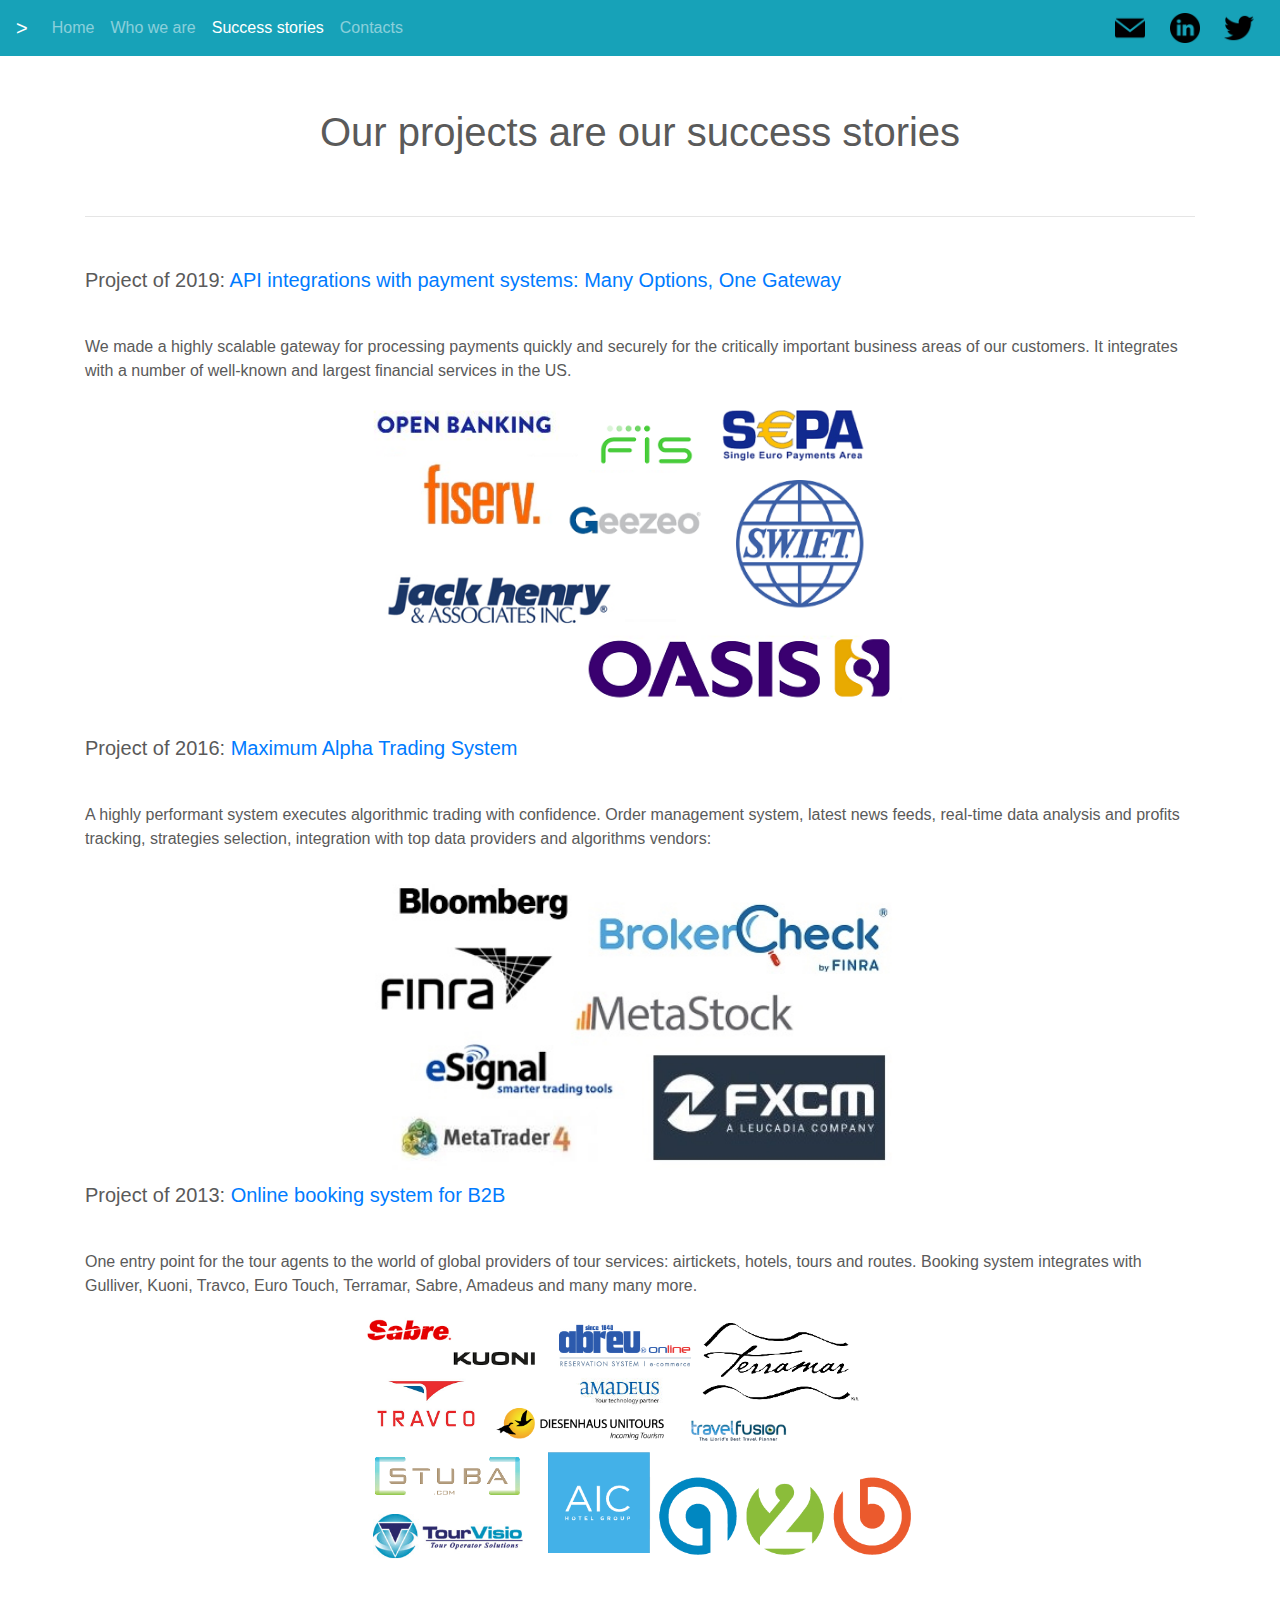
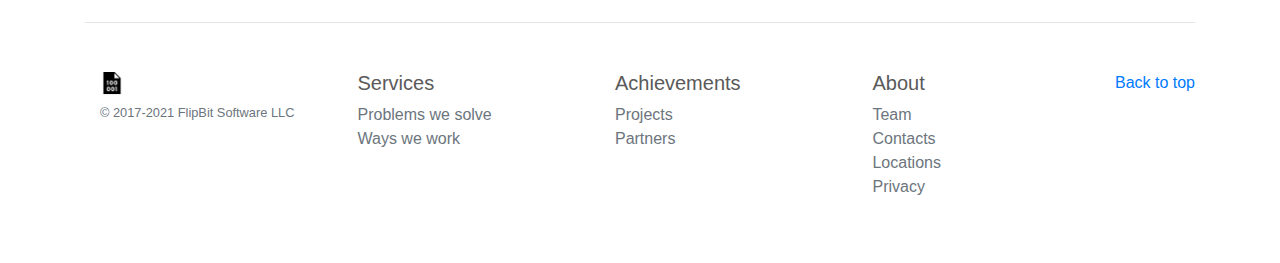
<file: projects.html>
<!doctype html>
<html lang="en">
    <head>
        <meta charset="utf-8">
        <link rel="icon" href="images/favicon.png">
        <meta name="viewport" content="width=device-width, initial-scale=1, shrink-to-fit=no">
        <meta name="description" content="">
        <meta name="author" content="TacTicA Professional Services LLC">
        <title>FlipBit Software LLC</title>
        <link href="css/bootstrap.css" rel="stylesheet">

        <style>
.bd-placeholder-img {
font-size: 1.125rem;
text-anchor: middle;
-webkit-user-select: none;
-moz-user-select: none;
-ms-user-select: none;
user-select: none;
}

@media (min-width: 768px) {
.bd-placeholder-img-lg {
  font-size: 3.5rem;
}
}
        </style>
        <!-- Custom styles for this template -->
        <link href="carousel.css" rel="stylesheet">
        <!-- Global site tag (gtag.js) - Google Analytics -->
        <script async src="https://www.googletagmanager.com/gtag/js?id=UA-170630444-1"></script>
        <script>
          window.dataLayer = window.dataLayer || [];
          function gtag(){dataLayer.push(arguments);}
          gtag('js', new Date());

          gtag('config', 'UA-170630444-1');
        </script>
    </head>
    <body>
        <header>
            <nav class="navbar navbar-expand-md navbar-dark fixed-top bg-info">
                <a class="navbar-brand" href="#">></a>
                <button class="navbar-toggler" type="button" data-toggle="collapse" data-target="#navbarCollapse" aria-controls="navbarCollapse" aria-expanded="false" aria-label="Toggle navigation">
                    <span class="navbar-toggler-icon"></span>
                </button>
                <div class="collapse navbar-collapse" id="navbarCollapse">
                    <ul class="navbar-nav mr-auto">
                        <li class="nav-item">
                            <a class="nav-link" href="index.html">Home</a>
                        </li>
                        <li class="nav-item">
                            <a class="nav-link" href="team.html">Who we are</a>
                        </li>
                        <li class="nav-item active">
                            <a class="nav-link" href="projects.html">Success stories <span class="sr-only">(current)</span></a>
                        </li>
                        <li class="nav-item">
                            <a class="nav-link" href="contacts.html">Contacts</a>
                        </li>
                    </ul>
                    <form class="form-inline mt-2 mt-md-0">
                        <div class="">
                            <a href="contacts.html" class="navbar-social" target="_blank" title="">
                                <img src="images/email.png" width="30" height="30" />
                            </a>
                            <a href="https://www.linkedin.com/company/flipbit-software/" class="navbar-social" target="_blank" title="">
                                <img src="images/linkedin.png" width="30" height="30" />
                            </a>
                            <a href="https://twitter.com/flipbitsoftware" class="navbar-social" target="_blank" title="">
                                <img src="images/twitter.png" width="30" height="30" />
                            </a>
                        </div>
                    </form>
                </div>
            </nav>
        </header>

        <main role="main">
            <div class="container marketing">
                <!-- START THE FEATURETTES -->

                <h1 class="legal-heading">Our projects are our success stories</h1>

                <hr class="featurette-divider">

                <div>
                    <div class="lead med-heading">
                        Project of 2019: <a href="payments-system.html">API integrations with payment systems: Many Options, One Gateway</a>
                    </div>
                </div>
                <div>
                    <p>We made a highly scalable gateway for processing payments quickly and securely for the critically important business areas of our customers. It integrates with a number of well-known and largest financial services in the US.</p>
                </div>
                <div class="centered">
                    <img class="centered" src="images/trademarks_cloud_fintech.png" width="50%" height="50%" />
                </div>

                <div>
                    <div class="lead med-heading">
                        Project of 2016: <a href="maximum-alpha-trading-system.html">Maximum Alpha Trading System</a>
                    </div>
                </div>
                <div>
                    <p>A highly performant system executes algorithmic trading with confidence. Order management system, latest news feeds, real-time data analysis and profits tracking, strategies selection, integration with top data providers and algorithms vendors:</p>
                </div>
                <div class="row featurette heading">
                    <div class="col-3 col-md">
                        <div><img class="" src="images/vendor_cloud.jpg" width="50%" height="50%" /></div>
                    </div>
                </div>

                <div>
                    <div class="lead med-heading">
                        Project of 2013: <a href="online-booking-system.html">Online booking system for B2B</a>
                    </div>
                </div>
                
                <div>
                    <p>One entry point for the tour agents to the world of global providers of tour services: airtickets, hotels, tours and routes. Booking system integrates with Gulliver, Kuoni, Travco, Euro Touch, Terramar, Sabre, Amadeus and many many more.</p>
               </div>
               <div class="centered">
                   <img class="centered" src="images/b2b_partners.png" width="50%" height="50%" />
               </div>

                <hr class="featurette-divider">
                
                <!-- /END THE FEATURETTES -->

            </div><!-- /.container -->
            
            <!-- FOOTER -->
            <footer class="container">
                <p class="float-right"><a href="#">Back to top</a></p>
                <div class="row">
                    <div class="col-12 col-md">
                        <img class="mb-2" src="images/favicon.png" alt="" width="24" height="24">
                        <small class="d-block mb-3 text-muted">&copy; 2017-2021 FlipBit Software LLC </small>
                    </div>
                    <div class="col-6 col-md">
                        <h5>Services</h5>
                        <ul class="list-unstyled text-small">
                            <li><a class="text-muted" href="team.html#problemswesolve">Problems we solve</a></li>
                            <li><a class="text-muted" href="team.html#wayswework">Ways we work</a></li>
                        </ul>
                    </div>
                    <div class="col-6 col-md">
                        <h5>Achievements</h5>
                        <ul class="list-unstyled text-small">
                            <li><a class="text-muted" href="projects.html">Projects</a></li>
                            <li><a class="text-muted" href="partners.html">Partners</a></li>
                        </ul>
                    </div>
                    <div class="col-6 col-md">
                    <h5>About</h5>
                        <ul class="list-unstyled text-small">
                            <li><a class="text-muted" href="team.html">Team</a></li>
                            <li><a class="text-muted" href="contacts.html">Contacts</a></li>
                            <li><a class="text-muted" href="locations.html">Locations</a></li>
                            <li><a class="text-muted" href="privacy.html">Privacy</a></li>
                        </ul>
                    </div>
                </div>
            </footer>
        </main>
        <script src="https://code.jquery.com/jquery-3.5.1.slim.min.js" integrity="sha384-DfXdz2htPH0lsSSs5nCTpuj/zy4C+OGpamoFVy38MVBnE+IbbVYUew+OrCXaRkfj" crossorigin="anonymous"></script>
        <script src="js/bootstrap.bundle.js"></script>
    </body>
</html>
</file>
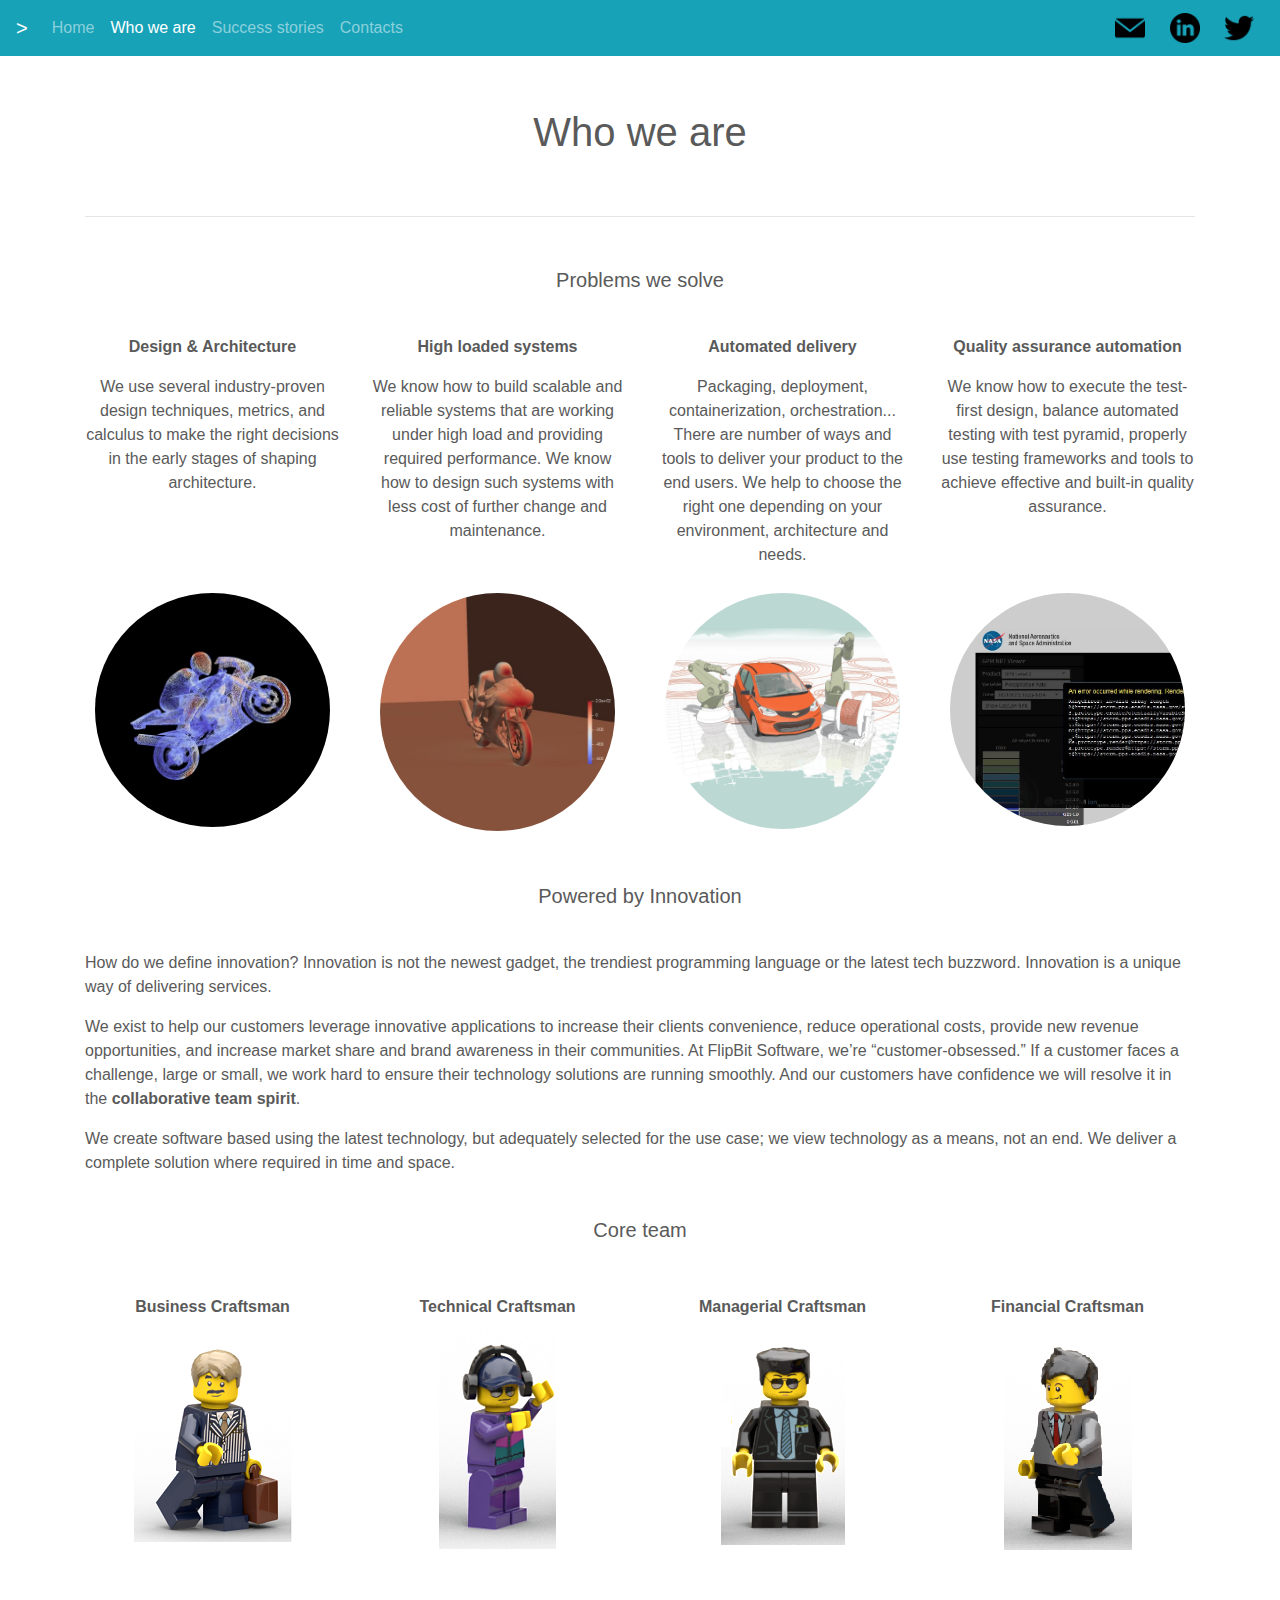
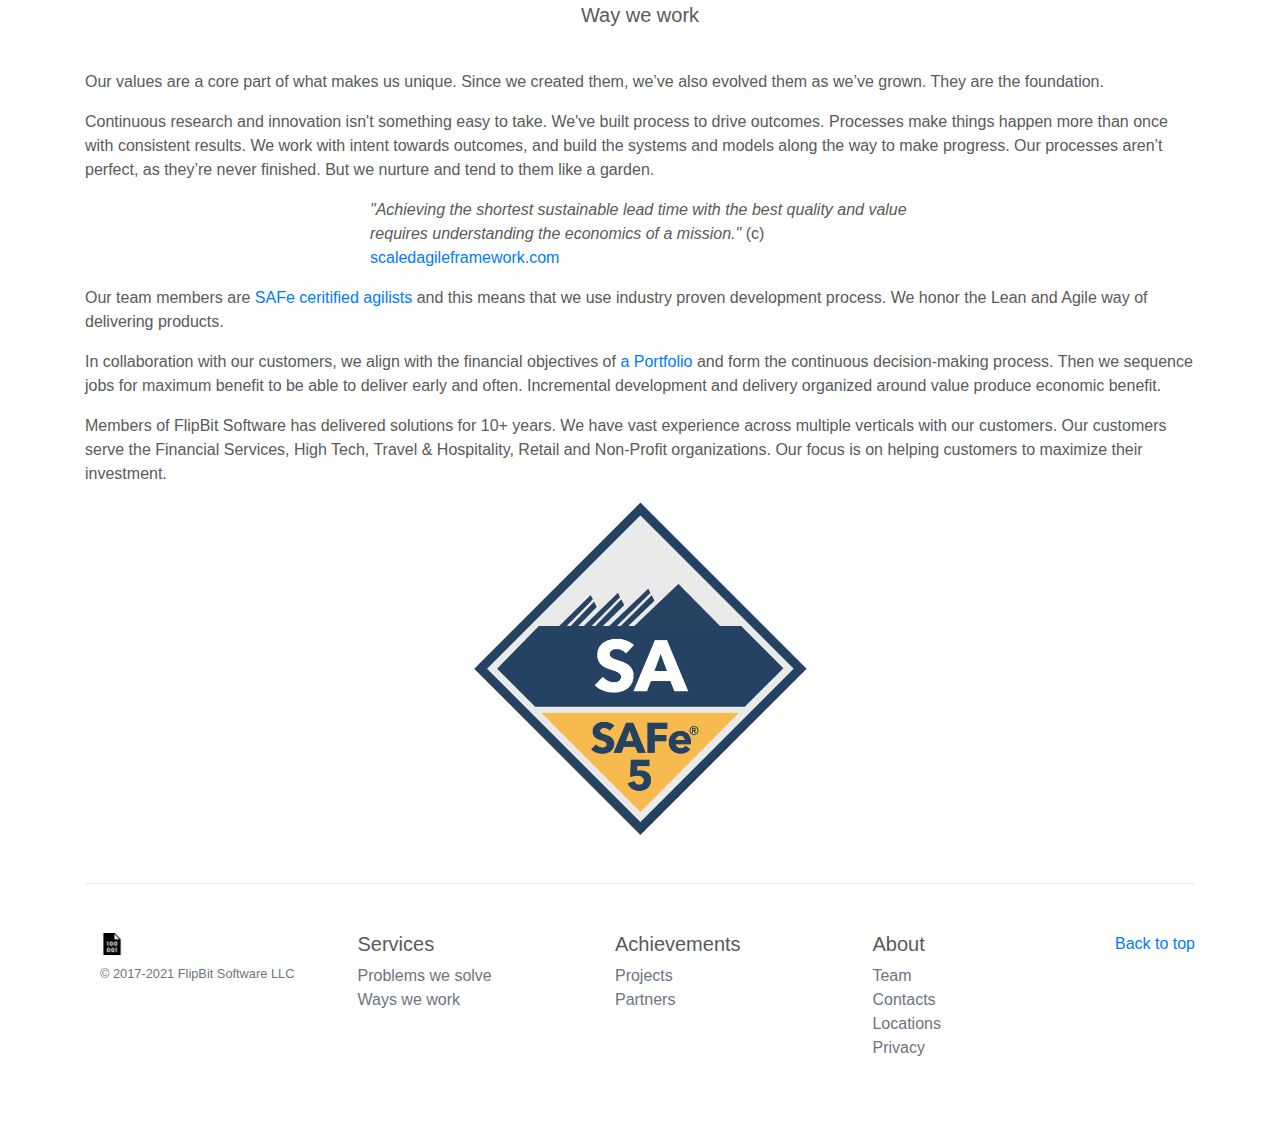
<file: team.html>
<!doctype html>
<html lang="en">
    <head>
        <meta charset="utf-8">
        <link rel="icon" href="images/favicon.png">
        <meta name="viewport" content="width=device-width, initial-scale=1, shrink-to-fit=no">
        <meta name="description" content="">
        <meta name="author" content="TacTicA Professional Services LLC">
        <title>FlipBit Software LLC</title>
        <link href="css/bootstrap.css" rel="stylesheet">

        <style>
.bd-placeholder-img {
font-size: 1.125rem;
text-anchor: middle;
-webkit-user-select: none;
-moz-user-select: none;
-ms-user-select: none;
user-select: none;
}

@media (min-width: 768px) {
.bd-placeholder-img-lg {
  font-size: 3.5rem;
}
}
        </style>
        <!-- Custom styles for this template -->
        <link href="carousel.css" rel="stylesheet">
        <!-- Global site tag (gtag.js) - Google Analytics -->
        <script async src="https://www.googletagmanager.com/gtag/js?id=UA-170630444-1"></script>
        <script>
          window.dataLayer = window.dataLayer || [];
          function gtag(){dataLayer.push(arguments);}
          gtag('js', new Date());

          gtag('config', 'UA-170630444-1');
        </script>
    </head>
    <body>
        <header>
            <nav class="navbar navbar-expand-md navbar-dark fixed-top bg-info">
                <a class="navbar-brand" href="#">></a>
                <button class="navbar-toggler" type="button" data-toggle="collapse" data-target="#navbarCollapse" aria-controls="navbarCollapse" aria-expanded="false" aria-label="Toggle navigation">
                    <span class="navbar-toggler-icon"></span>
                </button>
                <div class="collapse navbar-collapse" id="navbarCollapse">
                    <ul class="navbar-nav mr-auto">
                        <li class="nav-item">
                            <a class="nav-link" href="index.html">Home</a>
                        </li>
                        <li class="nav-item">
                            <a class="nav-link active" href="team.html">Who we are <span class="sr-only">(current)</span></a>
                        </li>
                        <li class="nav-item">
                            <a class="nav-link" href="projects.html">Success stories</a>
                        </li>
                        <li class="nav-item">
                            <a class="nav-link" href="contacts.html">Contacts</a>
                        </li>
                    </ul>
                    <form class="form-inline mt-2 mt-md-0">
                        <div class="">
                            <a href="contacts.html" class="navbar-social" target="_blank" title="">
                                <img src="images/email.png" width="30" height="30" />
                            </a>
                            <a href="https://www.linkedin.com/company/flipbit-software/" class="navbar-social" target="_blank" title="">
                                <img src="images/linkedin.png" width="30" height="30" />
                            </a>
                            <a href="https://twitter.com/flipbitsoftware" class="navbar-social" target="_blank" title="">
                                <img src="images/twitter.png" width="30" height="30" />
                            </a>
                        </div>
                    </form>
                </div>
            </nav>
        </header>
        <main role="main">
            <div class="container marketing">
                <!-- START THE FEATURETTES -->

                <h1 class="legal-heading">Who we are</h1>
                
                <hr class="featurette-divider">
                
                <p id="problemswesolve"></p>
                <p class="lead legal-heading2">Problems we solve</p>
                <div class="row featurette">
                    <div class="col-3">
                        <p class="centered"><b>Design & Architecture</b></p>
                        <p class="centered">We use several industry-proven design techniques, metrics, and calculus to make the right decisions in the early stages of shaping architecture.</p>
                    </div>
                    <div class="col-3">
                        <p class="centered"><b>High loaded systems</b></p>
                        <p class="centered">We know how to build scalable and reliable systems that are working under high load and providing required performance. We know how to design such systems with less cost of further change and maintenance.</p>
                    </div>
                    <div class="col-3">
                        <p class="centered"><b>Automated delivery</b></p>
                        <p class="centered">Packaging, deployment, containerization, orchestration... There are number of ways and tools to deliver your product to the end users. We help to choose the right one depending on your environment, architecture and needs.</p>
                    </div>
                    <div class="col-3">
                        <p class="centered"><b>Quality assurance automation</b></p>
                        <p class="centered">We know how to execute the test-first design, balance automated testing with test pyramid, properly use testing frameworks and tools to achieve effective and built-in quality assurance.</p>
                    </div>
                </div>
                <div class="row featurette">
                    <div class="col-3">
                        <p class="heading"><img class="team-problems-img" src="images/design.png" width="100%" height="100%" /></p>
                    </div>
                    <div class="col-3">
                        <p class="heading"><img class="team-problems-img" src="images/highload.png" width="100%" height="100%" /></p>
                    </div>
                    <div class="col-3">
                        <p class="heading"><img class="team-problems-img" src="images/delivery.png" width="100%" height="100%" /></p>
                    </div>
                    <div class="col-3">
                        <p class="heading"><img class="team-problems-img" src="images/testing.png" width="100%" height="100%" /></p>
                    </div>
                </div>
                
                <p id="innovation"></p>
                
                <p class="lead legal-heading2">Powered by Innovation</p>
<p>How do we define innovation? Innovation is not the newest gadget, the trendiest programming language or the latest tech buzzword. Innovation is a unique way of delivering services.</p>
<p>We exist to help our customers leverage innovative applications to increase their clients convenience, reduce operational costs, provide new revenue opportunities, and increase market share and 
 brand awareness in their communities. At FlipBit Software, we’re “customer-obsessed.” If a customer faces a challenge, large or small, we work hard to ensure their technology 
 solutions are running smoothly. And our customers have confidence we will resolve it in the <b>collaborative team spirit</b>.</p>
<p>We create software based using the latest technology, but adequately selected for the use case; we view technology as a means, not an end. We deliver a complete solution where required in time and space.</p>
                

                <p class="lead legal-heading2">Core team</p>
                
                <div class="row featurette">
                    <div class="col-3">
                        <p class="heading"><b>Business Craftsman</b></p>
                        <p class="heading"><img src="images/craftsman-business-lego.png" /></p>
                    </div>
                    <div class="col-3">
                        <p class="heading"><b>Technical Craftsman</b></p>
                        <p class="heading"><img src="images/craftsman-technical-lego.png" /></p>
                    </div>
                    <div class="col-3">
                        <p class="heading"><b>Managerial Craftsman</b></p>
                        <p class="heading"><img src="images/craftsman-manager-lego.png" /></p>
                    </div>
                    <div class="col-3">
                        <p class="heading"><b>Financial Craftsman</b></p>
                        <p class="heading"><img src="images/craftsman-financial-lego.png" /></p>
                    </div>
                </div>
                
                <p id="wayswework"></p>
                <p id="contresearch"></p>
                <p class="lead legal-heading2">Way we work</p>

                <p>Our values are a core part of what makes us unique. Since we created them, we’ve also evolved them as we’ve grown. They are the foundation.</p>
                <p>Continuous research and innovation isn't something easy to take. We've built process to drive outcomes. Processes make things happen more than once with consistent results. We work with intent towards outcomes, and build the systems and models along the way to make progress. Our processes aren’t perfect, as they’re never finished. But we nurture and tend to them like a garden. </p>

                <div class="row featurette">
                    <div class="col-3"></div>
                    <div class="col-6">
                        <p><i>"Achieving the shortest sustainable lead time with the best quality and value requires understanding the economics of a mission."</i> (c) <a href="https://scaledagileframework.com">scaledagileframework.com</a></p>
                    </div>
                    <div class="col-3"></div>
                </div>
                
                <p>Our team members are <a href="https://scaledagileframework.com">SAFe ceritified agilists</a> and this means that we use industry proven development process. We honor the Lean and Agile way of delivering products.</p>

                <p>In collaboration with our customers, we align with the financial objectives of <a href="https://www.scaledagileframework.com/lean-portfolio-management/">a Portfolio</a> and form the continuous decision-making process. Then we sequence jobs for maximum benefit to be able to deliver early and often. Incremental development and delivery organized around value produce economic benefit.</p>
                
                <p>Members of FlipBit Software has delivered solutions for 10+ years. We have vast experience across multiple verticals with our customers. Our customers serve the Financial Services, High Tech, Travel & Hospitality, Retail and Non-Profit organizations. Our focus is on helping customers to maximize their investment.</p>

                <div class="centered">
                <p><img src="images/cert_mark_SA_small_150px.png" width="30%" height="30%" /></p>
                </div>
                
                <hr class="featurette-divider">
                
                <!-- /END THE FEATURETTES -->

            </div><!-- /.container -->
            
            <!-- FOOTER -->
            <footer class="container">
                <p class="float-right"><a href="#">Back to top</a></p>
                <div class="row">
                    <div class="col-12 col-md">
                        <img class="mb-2" src="images/favicon.png" alt="" width="24" height="24">
                        <small class="d-block mb-3 text-muted">&copy; 2017-2021 FlipBit Software LLC </small>
                    </div>
                    <div class="col-6 col-md">
                        <h5>Services</h5>
                        <ul class="list-unstyled text-small">
                            <li><a class="text-muted" href="team.html#problemswesolve">Problems we solve</a></li>
                            <li><a class="text-muted" href="team.html#wayswework">Ways we work</a></li>
                        </ul>
                    </div>
                    <div class="col-6 col-md">
                        <h5>Achievements</h5>
                        <ul class="list-unstyled text-small">
                            <li><a class="text-muted" href="projects.html">Projects</a></li>
                            <li><a class="text-muted" href="partners.html">Partners</a></li>
                        </ul>
                    </div>
                    <div class="col-6 col-md">
                    <h5>About</h5>
                        <ul class="list-unstyled text-small">
                            <li><a class="text-muted" href="team.html">Team</a></li>
                            <li><a class="text-muted" href="contacts.html">Contacts</a></li>
                            <li><a class="text-muted" href="locations.html">Locations</a></li>
                            <li><a class="text-muted" href="privacy.html">Privacy</a></li>
                        </ul>
                    </div>
                </div>
            </footer>
        </main>
        <script src="https://code.jquery.com/jquery-3.5.1.slim.min.js" integrity="sha384-DfXdz2htPH0lsSSs5nCTpuj/zy4C+OGpamoFVy38MVBnE+IbbVYUew+OrCXaRkfj" crossorigin="anonymous"></script>
        <script src="js/bootstrap.bundle.js"></script>
    </body>
</html>
</file>
<file: carousel.css>
/* GLOBAL STYLES
-------------------------------------------------- */
/* Padding below the footer and lighter body text */

body {
  padding-top: 3rem;
  padding-bottom: 3rem;
  color: #5a5a5a;
}

#backgroundVideo {
  position: relative;
  min-width: 100%;
  min-height: 100%;
}


.legal-body {
    max-width: 1280px;
    margin-right: auto;
    margin-left: auto;
    padding: 80px 10%;
    background-image: url(https://assets.website-files.com/5417148fa48c4dae190c9b0e/5cdc614a6773bd92799946df_opp-bg-2.svg),url(https://assets.website-files.com/5417148fa48c4dae190c9b0e/5cef0d04635ae713b16e6b23_dots%202.svg);
    background-position: 100% 100%,0 0;
    background-size: auto,157px;
    background-repeat: no-repeat,no-repeat;
    text-align: center;
}

.centered {
    text-align: center;
}

.med-heading {
    margin-bottom: 40px;
}

.legal-heading {
    margin: 60px;
    text-align: center;
}

.legal-heading2 {
    margin: 40px;
    text-align: center;
}

.incenter {
    text-align: center;
}

.contacts-phone {
    text-align: center;
}

.contacts-address {
    margin-top: 10px;
    text-align: center;
}

.contacts-question {
    margin-top: 10px;
    margin-bottom: 50px;
    text-align: center;
}

.team-problems-img {
border-radius: 50% !important;
}

.rounded-circle-border {
border: 1px;
border-style: solid;
}

.legal-date {
    margin: 10px;
    text-align: center;
}

.heading {
    margin: 10px;
    text-align: center;
}

.navbar-social {
    margin: 10px;
}

.g-container {
    margin: 0 auto;
    width: 100%;
    text-align: center;
}

#b2b-goals > li:before { content: '\1F449'; margin-left: -20px; margin-right: 10px; }
#b2b-goals > li { margin-left: 20px; margin-bottom: 10px; }

#b2b-achievements > li:before { content: '\1F44D'; margin-left: -20px; margin-right: 10px; }
#b2b-achievements > li { margin-left: 20px; margin-bottom: 10px; }


#email-link {
    margin: 0 auto;
    width: 100%;
    text-align: center;
    border: 2px solid transparent;
    box-shadow: inset 0 0 1px var(--DEPRECATED-gray-4);
    margin-bottom: 32px;
    text-align: center;
    transition: .25s ease;
        transition-property: all;
    transition-property: border,box-shadow,transform;
    width: calc(33.33333%);
}

#email-link img {
    background-position: 50%;
    background-repeat: no-repeat;
    background-size: 100% 100%;
    height: 48px;
    width: 48px;
}

#email-link h5 {
    margin: 1em 0;
}

#email-link a {
    color: var(--black);
    background-color: transparent;
    text-decoration: none;
    text-decoration-color: rgb(0, 0, 0);
}


/* CUSTOMIZE THE CAROUSEL
-------------------------------------------------- */

/* Carousel base class */
.carousel {
  margin-bottom: 4rem;
}
/* Since positioning the image, we need to help out the caption */
.carousel-caption {
  bottom: 3rem;
  z-index: 10;
}

/* Declare heights because of positioning of img element */
.carousel-item {
  height: 32rem;
}
.carousel-item > img {
  position: absolute;
  top: 0;
  left: 0;
  min-width: 100%;
  height: 32rem;
}


/* MARKETING CONTENT
-------------------------------------------------- */

/* Center align the text within the three columns below the carousel */
.marketing .col-lg-4 {
  margin-bottom: 1.5rem;
  text-align: center;
}
.marketing h2 {
  font-weight: 400;
}
.marketing .col-lg-4 p {
  margin-right: .75rem;
  margin-left: .75rem;
}


/* Featurettes
------------------------- */

.featurette-divider {
  margin: 3rem 0; /* Space out the Bootstrap <hr> more */
}

/* Thin out the marketing headings */
.featurette-heading {
  font-weight: 300;
  line-height: 1;
  letter-spacing: -.05rem;
}


/* RESPONSIVE CSS
-------------------------------------------------- */

@media (min-width: 40em) {
  /* Bump up size of carousel content */
  .carousel-caption p {
    margin-bottom: 1.25rem;
    font-size: 1.25rem;
    line-height: 1.4;
  }

  .featurette-heading {
    font-size: 50px;
  }
}

@media (min-width: 62em) {
  .featurette-heading {
    margin-top: 5rem;
  }
}
</file>
